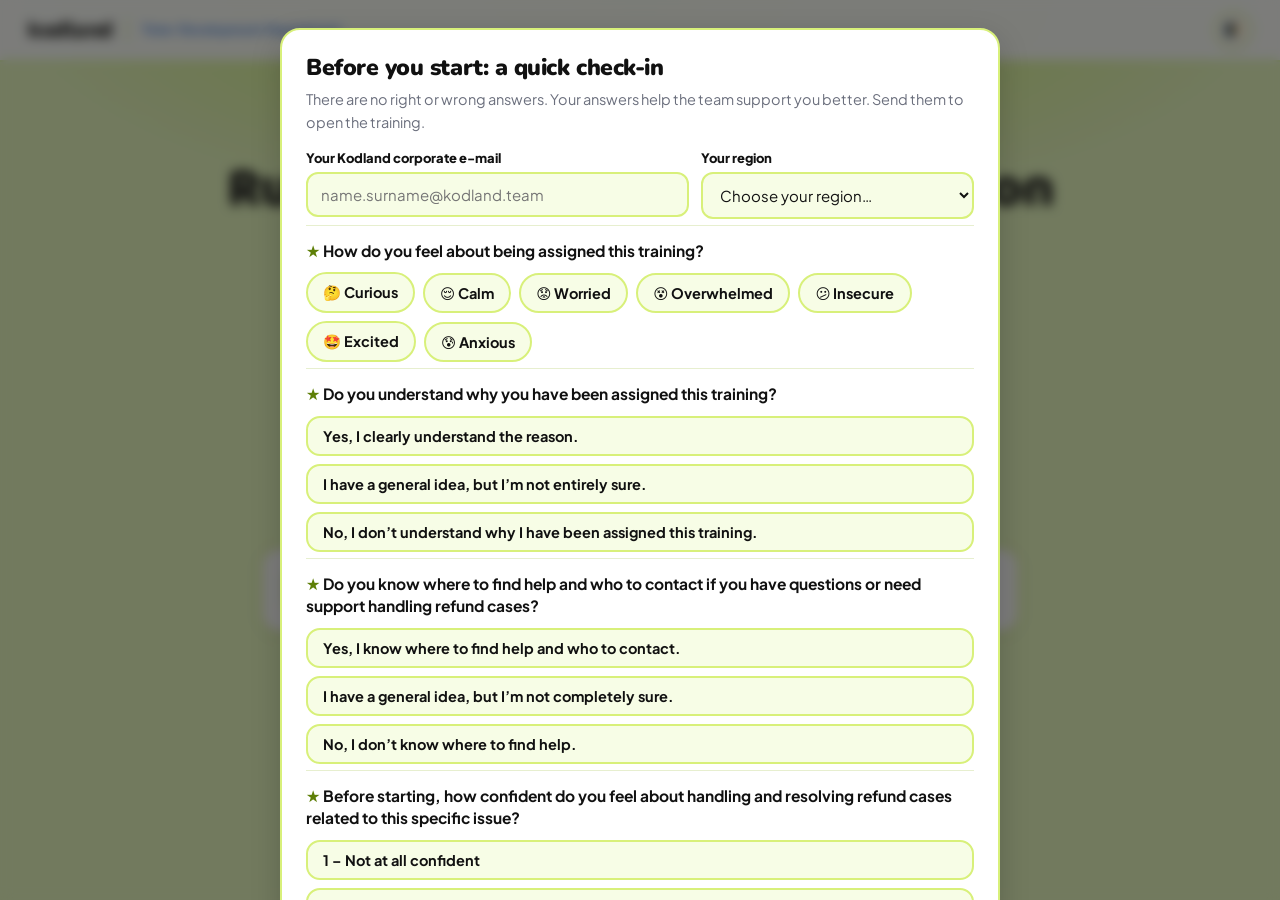
<file: index.html>
<!DOCTYPE html>
<html lang="en">
<head>
<meta charset="UTF-8">
<meta name="viewport" content="width=device-width, initial-scale=1.0">
<title>Mini-Training · Lesson Organisation &amp; Discipline — Kodland Tutor Training</title>
<link rel="preconnect" href="https://fonts.googleapis.com"><link rel="preconnect" href="https://fonts.gstatic.com" crossorigin>
<link href="https://fonts.googleapis.com/css2?family=Baloo+2:wght@600;700;800&family=Inter:wght@400;500;600;700;800&family=Nunito:wght@700;800;900&family=Plus+Jakarta+Sans:wght@400;500;600;700;800&display=swap" rel="stylesheet">
<link rel="stylesheet" href="assets/style.css">
<link rel="stylesheet" href="assets/theme.css">
<style>:root,:root[data-theme="dark"]{--pink:#3E7BE0;--pink-d:#2A5BB8;--coral:#3E7BE0;--coral-d:#2A5BB8}:root:not([data-theme="dark"]){--pink-l:#E4EDFB}</style>
</head>
<body>

<!-- HOME -->
<div id="screen-home" class="screen active">
  <nav class="nav">
    <a class="logo" href="#" onclick="goHome();return false;">
      <span class="logo-mark">kodland</span>
      <span class="logo-div"></span>
      <span class="logo-sub" data-i18n="logoSub"></span>
    </a>
    <div class="nav-r">
      <button class="tbtn" onclick="toggleTheme()">🌓</button>
    </div>
  </nav>
  <div class="hero">
    <div class="hero-inner">
      <div class="eyebrow" data-i18n="heroEyebrow"></div>
      <h1 data-i18n-html="heroTitle"></h1>
      <p data-i18n="heroIntro"></p>
      <div class="hero-art" id="heroArt"></div>
      <div class="hero-cards">
        <div class="hcard"><span class="hc-ic">🧑‍💻</span><div data-i18n-html="heroCard1"></div></div>
        <div class="hcard"><span class="hc-ic">🧪</span><div data-i18n-html="heroCard2"></div></div>
      </div>
      <p class="hero-work" data-i18n="heroWork" style="font-size:14.5px;font-weight:700"></p>
      <button class="start-btn" onclick="goDashboard()" data-i18n="startBtn"></button>
    </div>
  </div>
</div>

<!-- DASHBOARD -->
<div id="screen-path" class="screen">
  <nav class="nav">
    <a class="logo" href="#" onclick="goHome();return false;">
      <span class="logo-mark">kodland</span>
      <span class="logo-div"></span>
      <span class="logo-sub" data-i18n="logoSub"></span>
    </a>
    <div class="nav-r">
      <span id="ntag" style="font-size:13px;color:var(--text-muted);font-weight:700;display:none"></span>
      <button class="tbtn" onclick="devUnlockAll()" data-i18n-title="devTitle" title="">🔓</button>
      <button class="tbtn" onclick="toggleTheme()">🌓</button>
    </div>
  </nav>
  <div class="msec">
    <div class="slbl" data-i18n="pathLabel"></div>
    <div class="pbar"><b id="pbCount">0/6</b><div class="ptrack"><i id="pbFill"></i></div><span data-i18n="pbLabel"></span></div>
    <div class="grid" id="mgrid"></div>
  </div>
</div>

<!-- CONTENT -->
<div id="screen-content" class="screen">
  <nav class="nav">
    <a class="logo" href="#" onclick="goHome();return false;">
      <span class="logo-mark">kodland</span>
      <span class="logo-div"></span>
      <span class="logo-sub" data-i18n="logoSub"></span>
    </a>
    <div class="nav-r">
      <button class="tbtn" onclick="goDashboard()" data-i18n-title="backToPath" title="">🏠</button>
      <button class="tbtn" onclick="toggleTheme()">🌓</button>
    </div>
  </nav>
  <div class="cbody" id="contentBody"></div>
</div>

<!-- RESULTS -->
<div id="screen-results" class="screen">
  <nav class="nav">
    <a class="logo" href="#" onclick="goHome();return false;">
      <span class="logo-mark">kodland</span><span class="logo-div"></span><span class="logo-sub" data-i18n="logoSub"></span>
    </a>
    <div class="nav-r"><button class="tbtn" onclick="toggleTheme()">🌓</button></div>
  </nav>
  <div class="rbody" id="resultsBody"></div>
</div>


<canvas id="confetti"></canvas>

<script>window.PROG_KEY_OVERRIDE='kl-mt-org_discipline-progress'; window.HERO_ART={ill:'clock',orbs:['🗂️','⏱️','✅','🛟']};</script>
<script src="assets/content-en.js"></script>
<script src="assets/surveys-v2.js"></script>
<script src="assets/engine.js"></script>
</body>
</html>
</file>
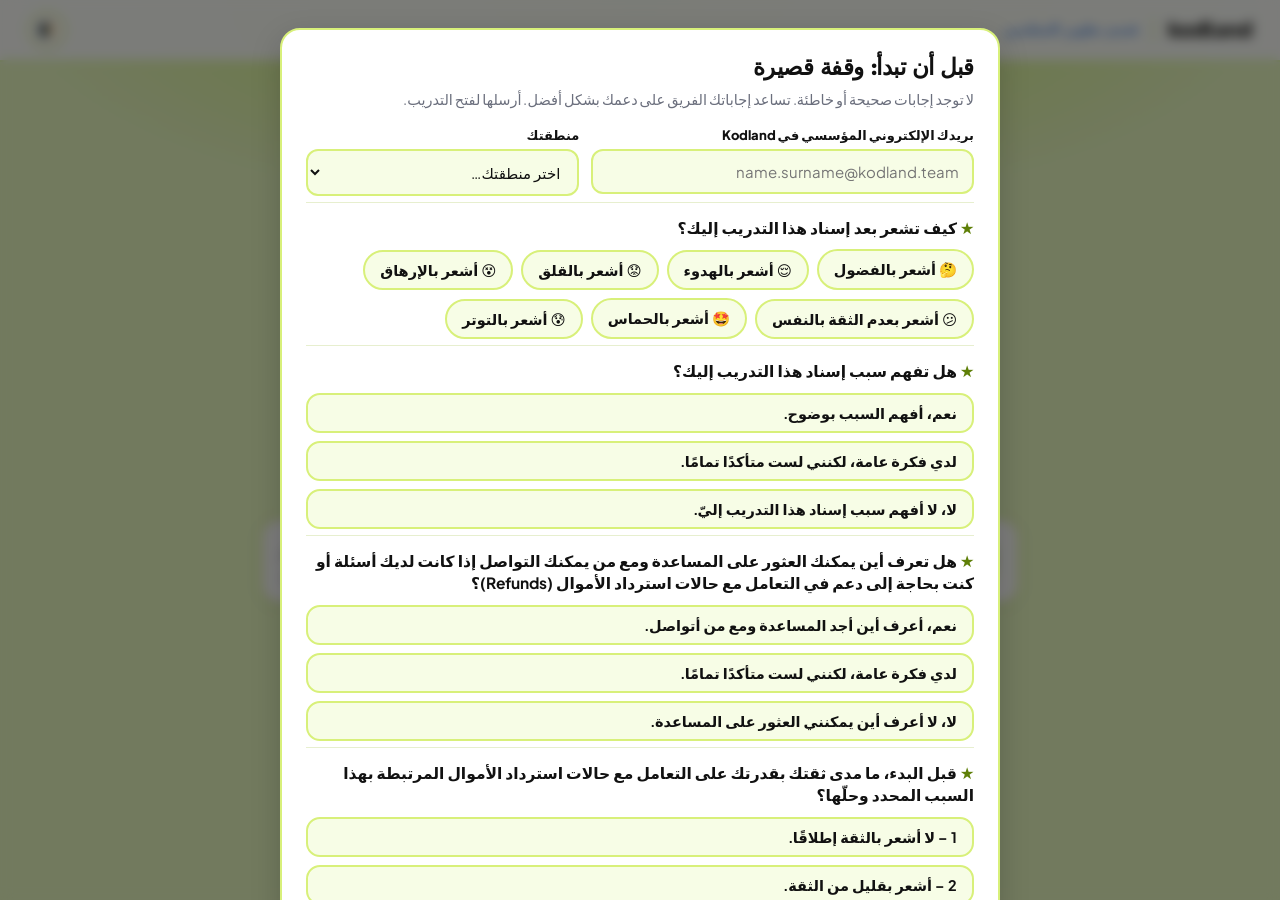
<file: ar.html>
<!DOCTYPE html>
<html lang="ar">
<head>
<meta charset="UTF-8">
<meta name="viewport" content="width=device-width, initial-scale=1.0">
<title>Mini-Training · Lesson Organisation &amp; Discipline — Kodland Tutor Training</title>
<link rel="preconnect" href="https://fonts.googleapis.com"><link rel="preconnect" href="https://fonts.gstatic.com" crossorigin>
<link href="https://fonts.googleapis.com/css2?family=Baloo+2:wght@600;700;800&family=Inter:wght@400;500;600;700;800&family=Nunito:wght@700;800;900&family=Plus+Jakarta+Sans:wght@400;500;600;700;800&display=swap" rel="stylesheet">
<link rel="stylesheet" href="assets/style.css">
<link rel="stylesheet" href="assets/theme.css">
<style>:root,:root[data-theme="dark"]{--pink:#3E7BE0;--pink-d:#2A5BB8;--coral:#3E7BE0;--coral-d:#2A5BB8}:root:not([data-theme="dark"]){--pink-l:#E4EDFB}</style>
</head>
<body>

<!-- HOME -->
<div id="screen-home" class="screen active">
  <nav class="nav">
    <a class="logo" href="#" onclick="goHome();return false;">
      <span class="logo-mark">kodland</span>
      <span class="logo-div"></span>
      <span class="logo-sub" data-i18n="logoSub"></span>
    </a>
    <div class="nav-r">
      <button class="tbtn" onclick="toggleTheme()">🌓</button>
    </div>
  </nav>
  <div class="hero">
    <div class="hero-inner">
      <div class="eyebrow" data-i18n="heroEyebrow"></div>
      <h1 data-i18n-html="heroTitle"></h1>
      <p data-i18n="heroIntro"></p>
      <div class="hero-art" id="heroArt"></div>
      <div class="hero-cards">
        <div class="hcard"><span class="hc-ic">🧑‍💻</span><div data-i18n-html="heroCard1"></div></div>
        <div class="hcard"><span class="hc-ic">🧪</span><div data-i18n-html="heroCard2"></div></div>
      </div>
      <p class="hero-work" data-i18n="heroWork" style="font-size:14.5px;font-weight:700"></p>
      <button class="start-btn" onclick="goDashboard()" data-i18n="startBtn"></button>
    </div>
  </div>
</div>

<!-- DASHBOARD -->
<div id="screen-path" class="screen">
  <nav class="nav">
    <a class="logo" href="#" onclick="goHome();return false;">
      <span class="logo-mark">kodland</span>
      <span class="logo-div"></span>
      <span class="logo-sub" data-i18n="logoSub"></span>
    </a>
    <div class="nav-r">
      <span id="ntag" style="font-size:13px;color:var(--text-muted);font-weight:700;display:none"></span>
      <button class="tbtn" onclick="devUnlockAll()" data-i18n-title="devTitle" title="">🔓</button>
      <button class="tbtn" onclick="toggleTheme()">🌓</button>
    </div>
  </nav>
  <div class="msec">
    <div class="slbl" data-i18n="pathLabel"></div>
    <div class="pbar"><b id="pbCount">0/6</b><div class="ptrack"><i id="pbFill"></i></div><span data-i18n="pbLabel"></span></div>
    <div class="grid" id="mgrid"></div>
  </div>
</div>

<!-- CONTENT -->
<div id="screen-content" class="screen">
  <nav class="nav">
    <a class="logo" href="#" onclick="goHome();return false;">
      <span class="logo-mark">kodland</span>
      <span class="logo-div"></span>
      <span class="logo-sub" data-i18n="logoSub"></span>
    </a>
    <div class="nav-r">
      <button class="tbtn" onclick="goDashboard()" data-i18n-title="backToPath" title="">🏠</button>
      <button class="tbtn" onclick="toggleTheme()">🌓</button>
    </div>
  </nav>
  <div class="cbody" id="contentBody"></div>
</div>

<!-- RESULTS -->
<div id="screen-results" class="screen">
  <nav class="nav">
    <a class="logo" href="#" onclick="goHome();return false;">
      <span class="logo-mark">kodland</span><span class="logo-div"></span><span class="logo-sub" data-i18n="logoSub"></span>
    </a>
    <div class="nav-r"><button class="tbtn" onclick="toggleTheme()">🌓</button></div>
  </nav>
  <div class="rbody" id="resultsBody"></div>
</div>


<canvas id="confetti"></canvas>

<script>window.PROG_KEY_OVERRIDE='kl-mt-org_discipline-progress'; window.HERO_ART={ill:'clock',orbs:['🗂️','⏱️','✅','🛟']};</script>
<script src="assets/content-ar.js"></script>
<script src="assets/surveys-v2.js"></script>
<script src="assets/engine.js"></script>
</body>
</html>
</file>
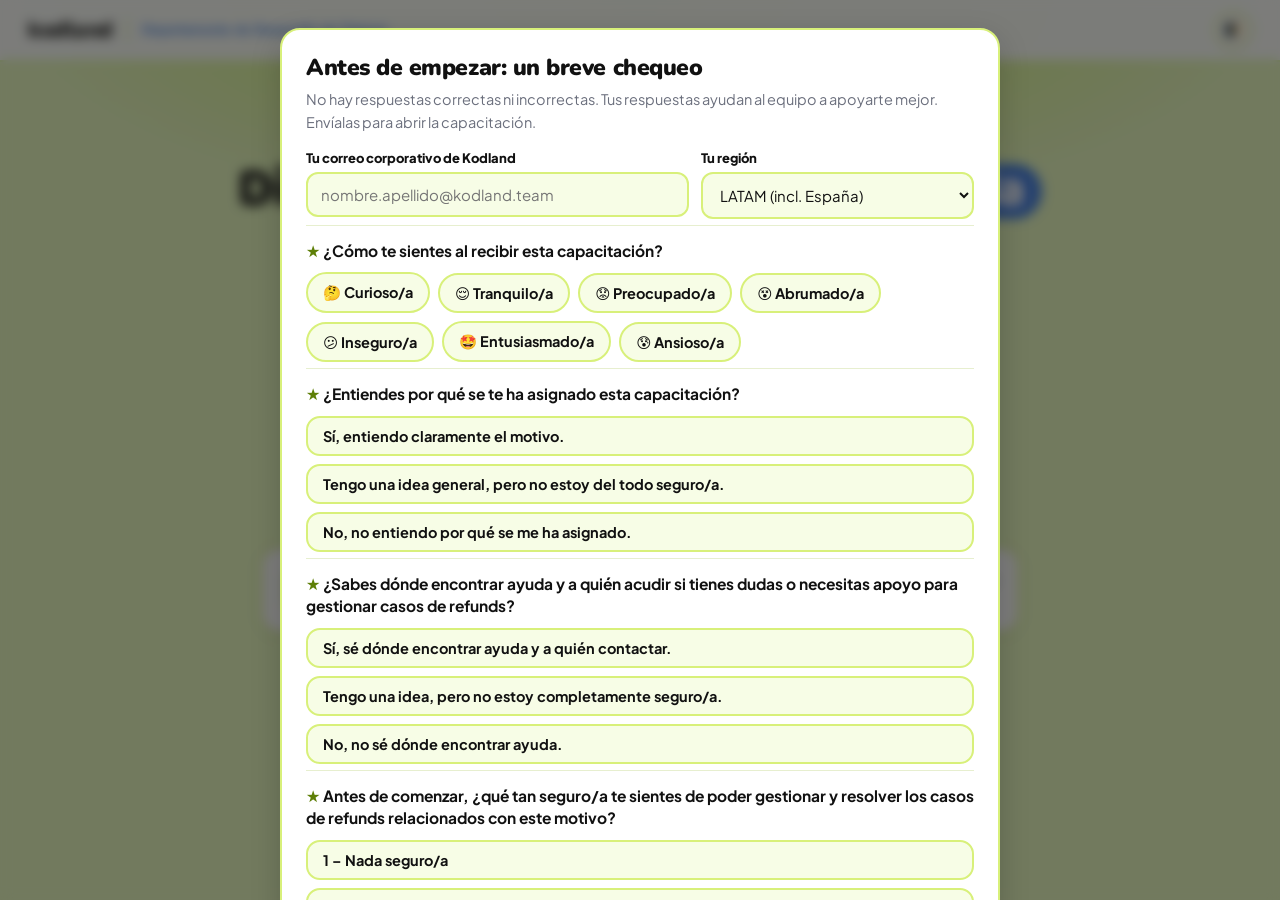
<file: es.html>
<!DOCTYPE html>
<html lang="es">
<head>
<meta charset="UTF-8">
<meta name="viewport" content="width=device-width, initial-scale=1.0">
<title>Mini-Training · Lesson Organisation &amp; Discipline — Kodland Tutor Training</title>
<link rel="preconnect" href="https://fonts.googleapis.com"><link rel="preconnect" href="https://fonts.gstatic.com" crossorigin>
<link href="https://fonts.googleapis.com/css2?family=Baloo+2:wght@600;700;800&family=Inter:wght@400;500;600;700;800&family=Nunito:wght@700;800;900&family=Plus+Jakarta+Sans:wght@400;500;600;700;800&display=swap" rel="stylesheet">
<link rel="stylesheet" href="assets/style.css">
<link rel="stylesheet" href="assets/theme.css">
<style>:root,:root[data-theme="dark"]{--pink:#3E7BE0;--pink-d:#2A5BB8;--coral:#3E7BE0;--coral-d:#2A5BB8}:root:not([data-theme="dark"]){--pink-l:#E4EDFB}</style>
</head>
<body>

<!-- HOME -->
<div id="screen-home" class="screen active">
  <nav class="nav">
    <a class="logo" href="#" onclick="goHome();return false;">
      <span class="logo-mark">kodland</span>
      <span class="logo-div"></span>
      <span class="logo-sub" data-i18n="logoSub"></span>
    </a>
    <div class="nav-r">
      <button class="tbtn" onclick="toggleTheme()">🌓</button>
    </div>
  </nav>
  <div class="hero">
    <div class="hero-inner">
      <div class="eyebrow" data-i18n="heroEyebrow"></div>
      <h1 data-i18n-html="heroTitle"></h1>
      <p data-i18n="heroIntro"></p>
      <div class="hero-art" id="heroArt"></div>
      <div class="hero-cards">
        <div class="hcard"><span class="hc-ic">🧑‍💻</span><div data-i18n-html="heroCard1"></div></div>
        <div class="hcard"><span class="hc-ic">🧪</span><div data-i18n-html="heroCard2"></div></div>
      </div>
      <p class="hero-work" data-i18n="heroWork" style="font-size:14.5px;font-weight:700"></p>
      <button class="start-btn" onclick="goDashboard()" data-i18n="startBtn"></button>
    </div>
  </div>
</div>

<!-- DASHBOARD -->
<div id="screen-path" class="screen">
  <nav class="nav">
    <a class="logo" href="#" onclick="goHome();return false;">
      <span class="logo-mark">kodland</span>
      <span class="logo-div"></span>
      <span class="logo-sub" data-i18n="logoSub"></span>
    </a>
    <div class="nav-r">
      <span id="ntag" style="font-size:13px;color:var(--text-muted);font-weight:700;display:none"></span>
      <button class="tbtn" onclick="devUnlockAll()" data-i18n-title="devTitle" title="">🔓</button>
      <button class="tbtn" onclick="toggleTheme()">🌓</button>
    </div>
  </nav>
  <div class="msec">
    <div class="slbl" data-i18n="pathLabel"></div>
    <div class="pbar"><b id="pbCount">0/6</b><div class="ptrack"><i id="pbFill"></i></div><span data-i18n="pbLabel"></span></div>
    <div class="grid" id="mgrid"></div>
  </div>
</div>

<!-- CONTENT -->
<div id="screen-content" class="screen">
  <nav class="nav">
    <a class="logo" href="#" onclick="goHome();return false;">
      <span class="logo-mark">kodland</span>
      <span class="logo-div"></span>
      <span class="logo-sub" data-i18n="logoSub"></span>
    </a>
    <div class="nav-r">
      <button class="tbtn" onclick="goDashboard()" data-i18n-title="backToPath" title="">🏠</button>
      <button class="tbtn" onclick="toggleTheme()">🌓</button>
    </div>
  </nav>
  <div class="cbody" id="contentBody"></div>
</div>

<!-- RESULTS -->
<div id="screen-results" class="screen">
  <nav class="nav">
    <a class="logo" href="#" onclick="goHome();return false;">
      <span class="logo-mark">kodland</span><span class="logo-div"></span><span class="logo-sub" data-i18n="logoSub"></span>
    </a>
    <div class="nav-r"><button class="tbtn" onclick="toggleTheme()">🌓</button></div>
  </nav>
  <div class="rbody" id="resultsBody"></div>
</div>


<canvas id="confetti"></canvas>

<script>window.PROG_KEY_OVERRIDE='kl-mt-org_discipline-progress'; window.HERO_ART={ill:'clock',orbs:['🗂️','⏱️','✅','🛟']};</script>
<script src="assets/content-es.js"></script>
<script src="assets/surveys-v2.js"></script>
<script src="assets/engine.js"></script>
</body>
</html>
</file>
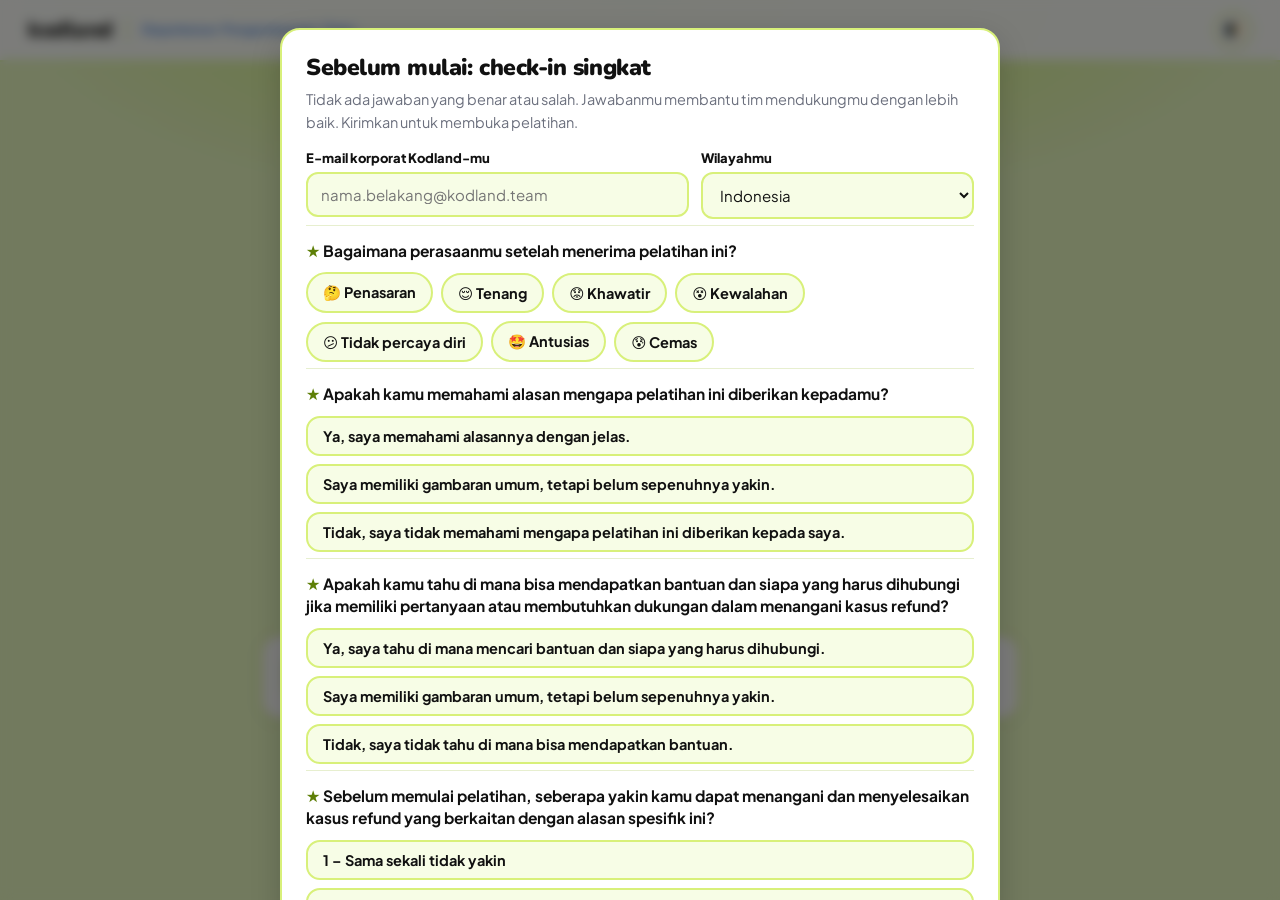
<file: id.html>
<!DOCTYPE html>
<html lang="id">
<head>
<meta charset="UTF-8">
<meta name="viewport" content="width=device-width, initial-scale=1.0">
<title>Mini-Training · Lesson Organisation &amp; Discipline — Kodland Tutor Training</title>
<link rel="preconnect" href="https://fonts.googleapis.com"><link rel="preconnect" href="https://fonts.gstatic.com" crossorigin>
<link href="https://fonts.googleapis.com/css2?family=Baloo+2:wght@600;700;800&family=Inter:wght@400;500;600;700;800&family=Nunito:wght@700;800;900&family=Plus+Jakarta+Sans:wght@400;500;600;700;800&display=swap" rel="stylesheet">
<link rel="stylesheet" href="assets/style.css">
<link rel="stylesheet" href="assets/theme.css">
<style>:root,:root[data-theme="dark"]{--pink:#3E7BE0;--pink-d:#2A5BB8;--coral:#3E7BE0;--coral-d:#2A5BB8}:root:not([data-theme="dark"]){--pink-l:#E4EDFB}</style>
</head>
<body>

<!-- HOME -->
<div id="screen-home" class="screen active">
  <nav class="nav">
    <a class="logo" href="#" onclick="goHome();return false;">
      <span class="logo-mark">kodland</span>
      <span class="logo-div"></span>
      <span class="logo-sub" data-i18n="logoSub"></span>
    </a>
    <div class="nav-r">
      <button class="tbtn" onclick="toggleTheme()">🌓</button>
    </div>
  </nav>
  <div class="hero">
    <div class="hero-inner">
      <div class="eyebrow" data-i18n="heroEyebrow"></div>
      <h1 data-i18n-html="heroTitle"></h1>
      <p data-i18n="heroIntro"></p>
      <div class="hero-art" id="heroArt"></div>
      <div class="hero-cards">
        <div class="hcard"><span class="hc-ic">🧑‍💻</span><div data-i18n-html="heroCard1"></div></div>
        <div class="hcard"><span class="hc-ic">🧪</span><div data-i18n-html="heroCard2"></div></div>
      </div>
      <p class="hero-work" data-i18n="heroWork" style="font-size:14.5px;font-weight:700"></p>
      <button class="start-btn" onclick="goDashboard()" data-i18n="startBtn"></button>
    </div>
  </div>
</div>

<!-- DASHBOARD -->
<div id="screen-path" class="screen">
  <nav class="nav">
    <a class="logo" href="#" onclick="goHome();return false;">
      <span class="logo-mark">kodland</span>
      <span class="logo-div"></span>
      <span class="logo-sub" data-i18n="logoSub"></span>
    </a>
    <div class="nav-r">
      <span id="ntag" style="font-size:13px;color:var(--text-muted);font-weight:700;display:none"></span>
      <button class="tbtn" onclick="devUnlockAll()" data-i18n-title="devTitle" title="">🔓</button>
      <button class="tbtn" onclick="toggleTheme()">🌓</button>
    </div>
  </nav>
  <div class="msec">
    <div class="slbl" data-i18n="pathLabel"></div>
    <div class="pbar"><b id="pbCount">0/6</b><div class="ptrack"><i id="pbFill"></i></div><span data-i18n="pbLabel"></span></div>
    <div class="grid" id="mgrid"></div>
  </div>
</div>

<!-- CONTENT -->
<div id="screen-content" class="screen">
  <nav class="nav">
    <a class="logo" href="#" onclick="goHome();return false;">
      <span class="logo-mark">kodland</span>
      <span class="logo-div"></span>
      <span class="logo-sub" data-i18n="logoSub"></span>
    </a>
    <div class="nav-r">
      <button class="tbtn" onclick="goDashboard()" data-i18n-title="backToPath" title="">🏠</button>
      <button class="tbtn" onclick="toggleTheme()">🌓</button>
    </div>
  </nav>
  <div class="cbody" id="contentBody"></div>
</div>

<!-- RESULTS -->
<div id="screen-results" class="screen">
  <nav class="nav">
    <a class="logo" href="#" onclick="goHome();return false;">
      <span class="logo-mark">kodland</span><span class="logo-div"></span><span class="logo-sub" data-i18n="logoSub"></span>
    </a>
    <div class="nav-r"><button class="tbtn" onclick="toggleTheme()">🌓</button></div>
  </nav>
  <div class="rbody" id="resultsBody"></div>
</div>


<canvas id="confetti"></canvas>

<script>window.PROG_KEY_OVERRIDE='kl-mt-org_discipline-progress'; window.HERO_ART={ill:'clock',orbs:['🗂️','⏱️','✅','🛟']};</script>
<script src="assets/content-id.js"></script>
<script src="assets/surveys-v2.js"></script>
<script src="assets/engine.js"></script>
</body>
</html>
</file>
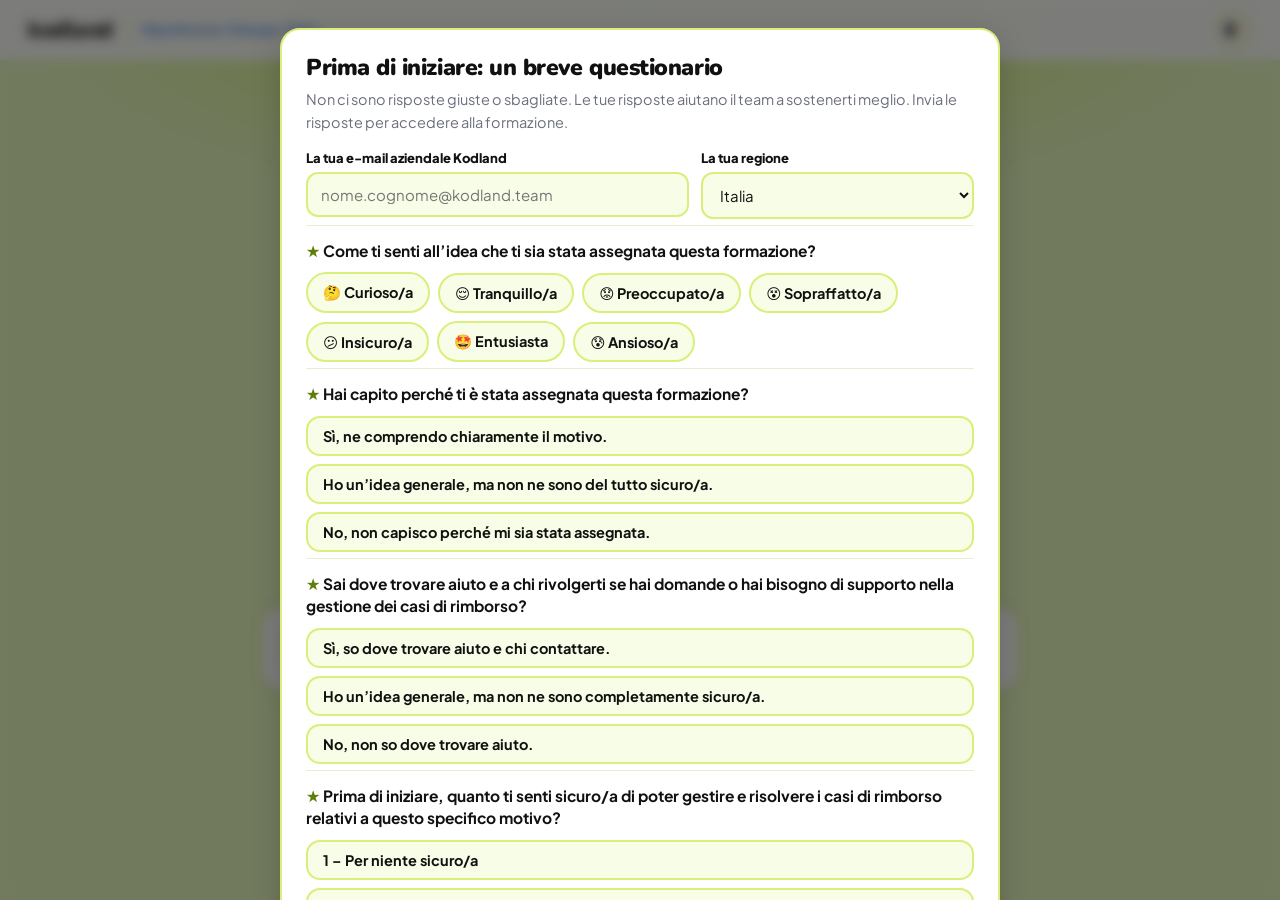
<file: it.html>
<!DOCTYPE html>
<html lang="it">
<head>
<meta charset="UTF-8">
<meta name="viewport" content="width=device-width, initial-scale=1.0">
<title>Mini-Training · Lesson Organisation &amp; Discipline — Kodland Tutor Training</title>
<link rel="preconnect" href="https://fonts.googleapis.com"><link rel="preconnect" href="https://fonts.gstatic.com" crossorigin>
<link href="https://fonts.googleapis.com/css2?family=Baloo+2:wght@600;700;800&family=Inter:wght@400;500;600;700;800&family=Nunito:wght@700;800;900&family=Plus+Jakarta+Sans:wght@400;500;600;700;800&display=swap" rel="stylesheet">
<link rel="stylesheet" href="assets/style.css">
<link rel="stylesheet" href="assets/theme.css">
<style>:root,:root[data-theme="dark"]{--pink:#3E7BE0;--pink-d:#2A5BB8;--coral:#3E7BE0;--coral-d:#2A5BB8}:root:not([data-theme="dark"]){--pink-l:#E4EDFB}</style>
</head>
<body>

<!-- HOME -->
<div id="screen-home" class="screen active">
  <nav class="nav">
    <a class="logo" href="#" onclick="goHome();return false;">
      <span class="logo-mark">kodland</span>
      <span class="logo-div"></span>
      <span class="logo-sub" data-i18n="logoSub"></span>
    </a>
    <div class="nav-r">
      <button class="tbtn" onclick="toggleTheme()">🌓</button>
    </div>
  </nav>
  <div class="hero">
    <div class="hero-inner">
      <div class="eyebrow" data-i18n="heroEyebrow"></div>
      <h1 data-i18n-html="heroTitle"></h1>
      <p data-i18n="heroIntro"></p>
      <div class="hero-art" id="heroArt"></div>
      <div class="hero-cards">
        <div class="hcard"><span class="hc-ic">🧑‍💻</span><div data-i18n-html="heroCard1"></div></div>
        <div class="hcard"><span class="hc-ic">🧪</span><div data-i18n-html="heroCard2"></div></div>
      </div>
      <p class="hero-work" data-i18n="heroWork" style="font-size:14.5px;font-weight:700"></p>
      <button class="start-btn" onclick="goDashboard()" data-i18n="startBtn"></button>
    </div>
  </div>
</div>

<!-- DASHBOARD -->
<div id="screen-path" class="screen">
  <nav class="nav">
    <a class="logo" href="#" onclick="goHome();return false;">
      <span class="logo-mark">kodland</span>
      <span class="logo-div"></span>
      <span class="logo-sub" data-i18n="logoSub"></span>
    </a>
    <div class="nav-r">
      <span id="ntag" style="font-size:13px;color:var(--text-muted);font-weight:700;display:none"></span>
      <button class="tbtn" onclick="devUnlockAll()" data-i18n-title="devTitle" title="">🔓</button>
      <button class="tbtn" onclick="toggleTheme()">🌓</button>
    </div>
  </nav>
  <div class="msec">
    <div class="slbl" data-i18n="pathLabel"></div>
    <div class="pbar"><b id="pbCount">0/6</b><div class="ptrack"><i id="pbFill"></i></div><span data-i18n="pbLabel"></span></div>
    <div class="grid" id="mgrid"></div>
  </div>
</div>

<!-- CONTENT -->
<div id="screen-content" class="screen">
  <nav class="nav">
    <a class="logo" href="#" onclick="goHome();return false;">
      <span class="logo-mark">kodland</span>
      <span class="logo-div"></span>
      <span class="logo-sub" data-i18n="logoSub"></span>
    </a>
    <div class="nav-r">
      <button class="tbtn" onclick="goDashboard()" data-i18n-title="backToPath" title="">🏠</button>
      <button class="tbtn" onclick="toggleTheme()">🌓</button>
    </div>
  </nav>
  <div class="cbody" id="contentBody"></div>
</div>

<!-- RESULTS -->
<div id="screen-results" class="screen">
  <nav class="nav">
    <a class="logo" href="#" onclick="goHome();return false;">
      <span class="logo-mark">kodland</span><span class="logo-div"></span><span class="logo-sub" data-i18n="logoSub"></span>
    </a>
    <div class="nav-r"><button class="tbtn" onclick="toggleTheme()">🌓</button></div>
  </nav>
  <div class="rbody" id="resultsBody"></div>
</div>


<canvas id="confetti"></canvas>

<script>window.PROG_KEY_OVERRIDE='kl-mt-org_discipline-progress'; window.HERO_ART={ill:'clock',orbs:['🗂️','⏱️','✅','🛟']};</script>
<script src="assets/content-it.js"></script>
<script src="assets/surveys-v2.js"></script>
<script src="assets/engine.js"></script>
</body>
</html>
</file>
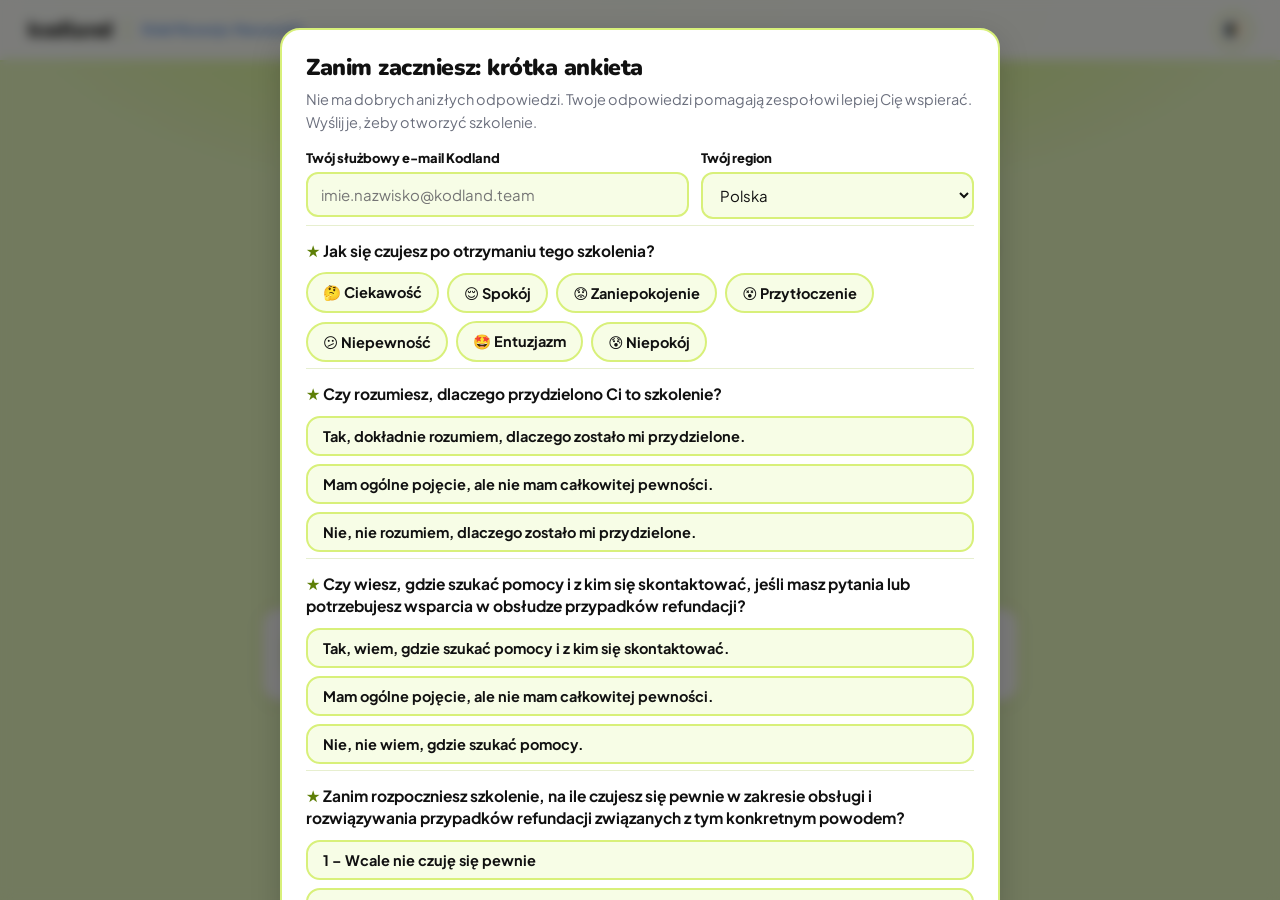
<file: pl.html>
<!DOCTYPE html>
<html lang="pl">
<head>
<meta charset="UTF-8">
<meta name="viewport" content="width=device-width, initial-scale=1.0">
<title>Mini-Training · Lesson Organisation &amp; Discipline — Kodland Tutor Training</title>
<link rel="preconnect" href="https://fonts.googleapis.com"><link rel="preconnect" href="https://fonts.gstatic.com" crossorigin>
<link href="https://fonts.googleapis.com/css2?family=Baloo+2:wght@600;700;800&family=Inter:wght@400;500;600;700;800&family=Nunito:wght@700;800;900&family=Plus+Jakarta+Sans:wght@400;500;600;700;800&display=swap" rel="stylesheet">
<link rel="stylesheet" href="assets/style.css">
<link rel="stylesheet" href="assets/theme.css">
<style>:root,:root[data-theme="dark"]{--pink:#3E7BE0;--pink-d:#2A5BB8;--coral:#3E7BE0;--coral-d:#2A5BB8}:root:not([data-theme="dark"]){--pink-l:#E4EDFB}</style>
</head>
<body>

<!-- HOME -->
<div id="screen-home" class="screen active">
  <nav class="nav">
    <a class="logo" href="#" onclick="goHome();return false;">
      <span class="logo-mark">kodland</span>
      <span class="logo-div"></span>
      <span class="logo-sub" data-i18n="logoSub"></span>
    </a>
    <div class="nav-r">
      <button class="tbtn" onclick="toggleTheme()">🌓</button>
    </div>
  </nav>
  <div class="hero">
    <div class="hero-inner">
      <div class="eyebrow" data-i18n="heroEyebrow"></div>
      <h1 data-i18n-html="heroTitle"></h1>
      <p data-i18n="heroIntro"></p>
      <div class="hero-art" id="heroArt"></div>
      <div class="hero-cards">
        <div class="hcard"><span class="hc-ic">🧑‍💻</span><div data-i18n-html="heroCard1"></div></div>
        <div class="hcard"><span class="hc-ic">🧪</span><div data-i18n-html="heroCard2"></div></div>
      </div>
      <p class="hero-work" data-i18n="heroWork" style="font-size:14.5px;font-weight:700"></p>
      <button class="start-btn" onclick="goDashboard()" data-i18n="startBtn"></button>
    </div>
  </div>
</div>

<!-- DASHBOARD -->
<div id="screen-path" class="screen">
  <nav class="nav">
    <a class="logo" href="#" onclick="goHome();return false;">
      <span class="logo-mark">kodland</span>
      <span class="logo-div"></span>
      <span class="logo-sub" data-i18n="logoSub"></span>
    </a>
    <div class="nav-r">
      <span id="ntag" style="font-size:13px;color:var(--text-muted);font-weight:700;display:none"></span>
      <button class="tbtn" onclick="devUnlockAll()" data-i18n-title="devTitle" title="">🔓</button>
      <button class="tbtn" onclick="toggleTheme()">🌓</button>
    </div>
  </nav>
  <div class="msec">
    <div class="slbl" data-i18n="pathLabel"></div>
    <div class="pbar"><b id="pbCount">0/6</b><div class="ptrack"><i id="pbFill"></i></div><span data-i18n="pbLabel"></span></div>
    <div class="grid" id="mgrid"></div>
  </div>
</div>

<!-- CONTENT -->
<div id="screen-content" class="screen">
  <nav class="nav">
    <a class="logo" href="#" onclick="goHome();return false;">
      <span class="logo-mark">kodland</span>
      <span class="logo-div"></span>
      <span class="logo-sub" data-i18n="logoSub"></span>
    </a>
    <div class="nav-r">
      <button class="tbtn" onclick="goDashboard()" data-i18n-title="backToPath" title="">🏠</button>
      <button class="tbtn" onclick="toggleTheme()">🌓</button>
    </div>
  </nav>
  <div class="cbody" id="contentBody"></div>
</div>

<!-- RESULTS -->
<div id="screen-results" class="screen">
  <nav class="nav">
    <a class="logo" href="#" onclick="goHome();return false;">
      <span class="logo-mark">kodland</span><span class="logo-div"></span><span class="logo-sub" data-i18n="logoSub"></span>
    </a>
    <div class="nav-r"><button class="tbtn" onclick="toggleTheme()">🌓</button></div>
  </nav>
  <div class="rbody" id="resultsBody"></div>
</div>


<canvas id="confetti"></canvas>

<script>window.PROG_KEY_OVERRIDE='kl-mt-org_discipline-progress'; window.HERO_ART={ill:'clock',orbs:['🗂️','⏱️','✅','🛟']};</script>
<script src="assets/content-pl.js"></script>
<script src="assets/surveys-v2.js"></script>
<script src="assets/engine.js"></script>
</body>
</html>
</file>
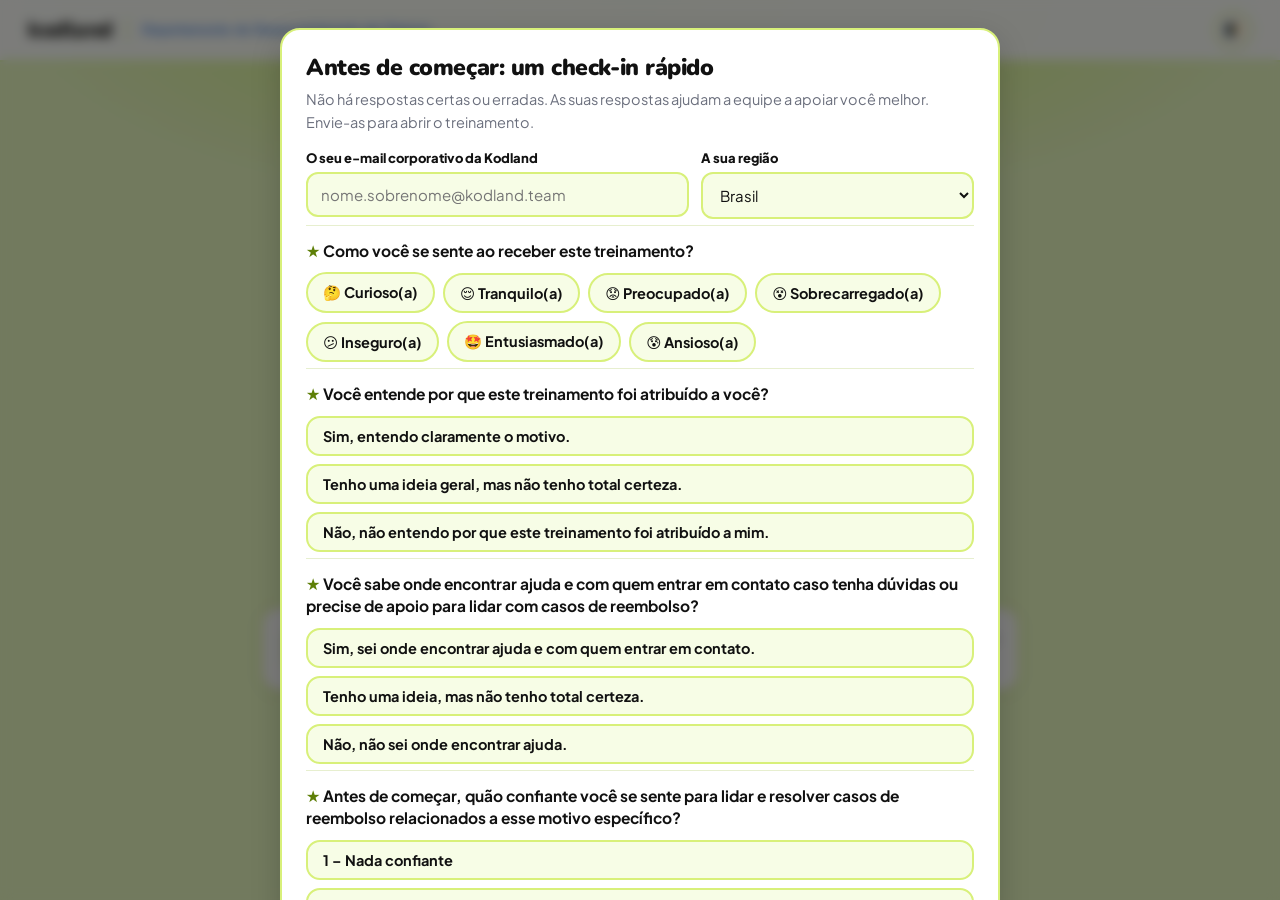
<file: pt.html>
<!DOCTYPE html>
<html lang="pt">
<head>
<meta charset="UTF-8">
<meta name="viewport" content="width=device-width, initial-scale=1.0">
<title>Mini-Training · Lesson Organisation &amp; Discipline — Kodland Tutor Training</title>
<link rel="preconnect" href="https://fonts.googleapis.com"><link rel="preconnect" href="https://fonts.gstatic.com" crossorigin>
<link href="https://fonts.googleapis.com/css2?family=Baloo+2:wght@600;700;800&family=Inter:wght@400;500;600;700;800&family=Nunito:wght@700;800;900&family=Plus+Jakarta+Sans:wght@400;500;600;700;800&display=swap" rel="stylesheet">
<link rel="stylesheet" href="assets/style.css">
<link rel="stylesheet" href="assets/theme.css">
<style>:root,:root[data-theme="dark"]{--pink:#3E7BE0;--pink-d:#2A5BB8;--coral:#3E7BE0;--coral-d:#2A5BB8}:root:not([data-theme="dark"]){--pink-l:#E4EDFB}</style>
</head>
<body>

<!-- HOME -->
<div id="screen-home" class="screen active">
  <nav class="nav">
    <a class="logo" href="#" onclick="goHome();return false;">
      <span class="logo-mark">kodland</span>
      <span class="logo-div"></span>
      <span class="logo-sub" data-i18n="logoSub"></span>
    </a>
    <div class="nav-r">
      <button class="tbtn" onclick="toggleTheme()">🌓</button>
    </div>
  </nav>
  <div class="hero">
    <div class="hero-inner">
      <div class="eyebrow" data-i18n="heroEyebrow"></div>
      <h1 data-i18n-html="heroTitle"></h1>
      <p data-i18n="heroIntro"></p>
      <div class="hero-art" id="heroArt"></div>
      <div class="hero-cards">
        <div class="hcard"><span class="hc-ic">🧑‍💻</span><div data-i18n-html="heroCard1"></div></div>
        <div class="hcard"><span class="hc-ic">🧪</span><div data-i18n-html="heroCard2"></div></div>
      </div>
      <p class="hero-work" data-i18n="heroWork" style="font-size:14.5px;font-weight:700"></p>
      <button class="start-btn" onclick="goDashboard()" data-i18n="startBtn"></button>
    </div>
  </div>
</div>

<!-- DASHBOARD -->
<div id="screen-path" class="screen">
  <nav class="nav">
    <a class="logo" href="#" onclick="goHome();return false;">
      <span class="logo-mark">kodland</span>
      <span class="logo-div"></span>
      <span class="logo-sub" data-i18n="logoSub"></span>
    </a>
    <div class="nav-r">
      <span id="ntag" style="font-size:13px;color:var(--text-muted);font-weight:700;display:none"></span>
      <button class="tbtn" onclick="devUnlockAll()" data-i18n-title="devTitle" title="">🔓</button>
      <button class="tbtn" onclick="toggleTheme()">🌓</button>
    </div>
  </nav>
  <div class="msec">
    <div class="slbl" data-i18n="pathLabel"></div>
    <div class="pbar"><b id="pbCount">0/6</b><div class="ptrack"><i id="pbFill"></i></div><span data-i18n="pbLabel"></span></div>
    <div class="grid" id="mgrid"></div>
  </div>
</div>

<!-- CONTENT -->
<div id="screen-content" class="screen">
  <nav class="nav">
    <a class="logo" href="#" onclick="goHome();return false;">
      <span class="logo-mark">kodland</span>
      <span class="logo-div"></span>
      <span class="logo-sub" data-i18n="logoSub"></span>
    </a>
    <div class="nav-r">
      <button class="tbtn" onclick="goDashboard()" data-i18n-title="backToPath" title="">🏠</button>
      <button class="tbtn" onclick="toggleTheme()">🌓</button>
    </div>
  </nav>
  <div class="cbody" id="contentBody"></div>
</div>

<!-- RESULTS -->
<div id="screen-results" class="screen">
  <nav class="nav">
    <a class="logo" href="#" onclick="goHome();return false;">
      <span class="logo-mark">kodland</span><span class="logo-div"></span><span class="logo-sub" data-i18n="logoSub"></span>
    </a>
    <div class="nav-r"><button class="tbtn" onclick="toggleTheme()">🌓</button></div>
  </nav>
  <div class="rbody" id="resultsBody"></div>
</div>


<canvas id="confetti"></canvas>

<script>window.PROG_KEY_OVERRIDE='kl-mt-org_discipline-progress'; window.HERO_ART={ill:'clock',orbs:['🗂️','⏱️','✅','🛟']};</script>
<script src="assets/content-pt.js"></script>
<script src="assets/surveys-v2.js"></script>
<script src="assets/engine.js"></script>
</body>
</html>
</file>
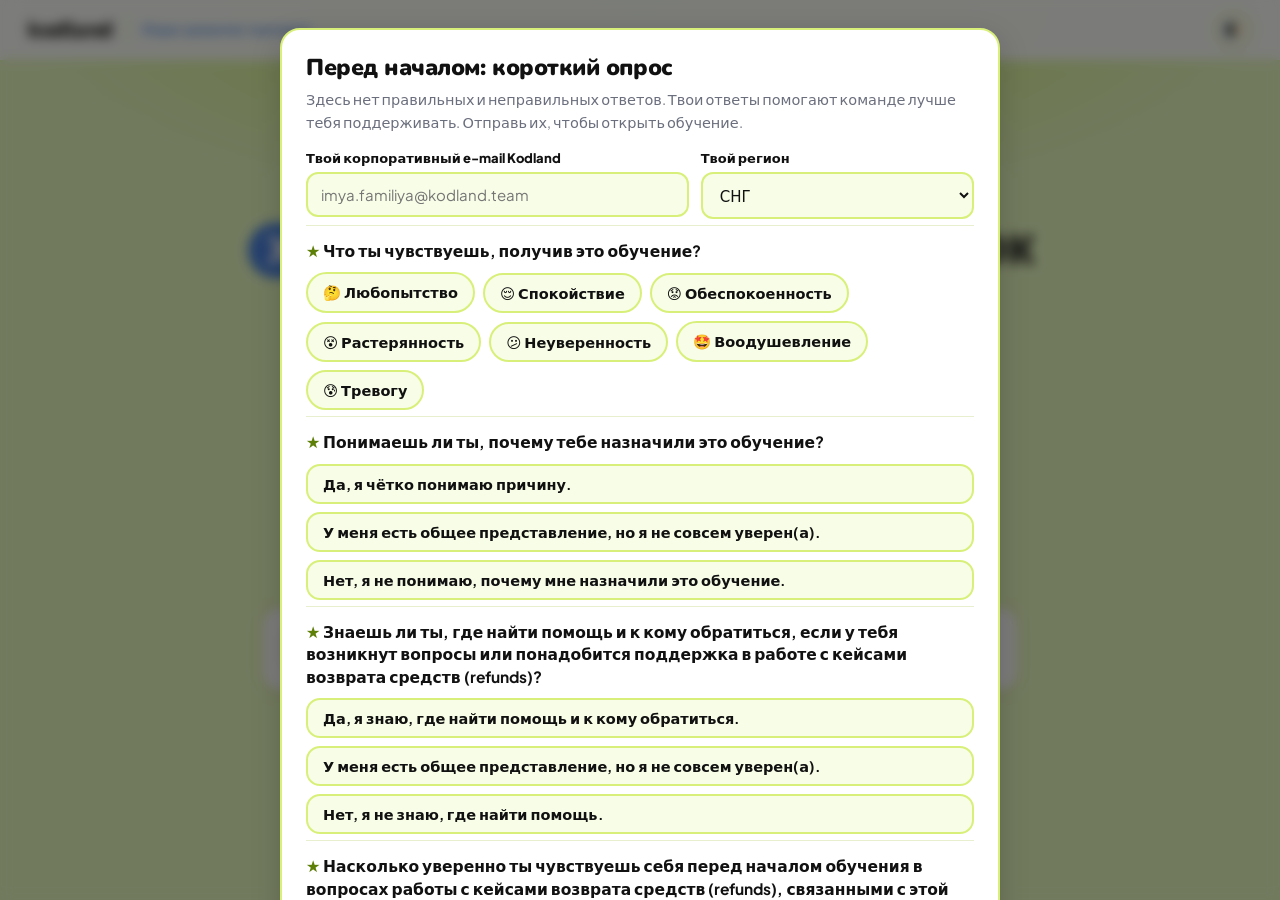
<file: ru.html>
<!DOCTYPE html>
<html lang="ru">
<head>
<meta charset="UTF-8">
<meta name="viewport" content="width=device-width, initial-scale=1.0">
<title>Mini-Training · Lesson Organisation &amp; Discipline — Kodland Tutor Training</title>
<link rel="preconnect" href="https://fonts.googleapis.com"><link rel="preconnect" href="https://fonts.gstatic.com" crossorigin>
<link href="https://fonts.googleapis.com/css2?family=Baloo+2:wght@600;700;800&family=Inter:wght@400;500;600;700;800&family=Nunito:wght@700;800;900&family=Plus+Jakarta+Sans:wght@400;500;600;700;800&display=swap" rel="stylesheet">
<link rel="stylesheet" href="assets/style.css">
<link rel="stylesheet" href="assets/theme.css">
<style>:root,:root[data-theme="dark"]{--pink:#3E7BE0;--pink-d:#2A5BB8;--coral:#3E7BE0;--coral-d:#2A5BB8}:root:not([data-theme="dark"]){--pink-l:#E4EDFB}</style>
</head>
<body>

<!-- HOME -->
<div id="screen-home" class="screen active">
  <nav class="nav">
    <a class="logo" href="#" onclick="goHome();return false;">
      <span class="logo-mark">kodland</span>
      <span class="logo-div"></span>
      <span class="logo-sub" data-i18n="logoSub"></span>
    </a>
    <div class="nav-r">
      <button class="tbtn" onclick="toggleTheme()">🌓</button>
    </div>
  </nav>
  <div class="hero">
    <div class="hero-inner">
      <div class="eyebrow" data-i18n="heroEyebrow"></div>
      <h1 data-i18n-html="heroTitle"></h1>
      <p data-i18n="heroIntro"></p>
      <div class="hero-art" id="heroArt"></div>
      <div class="hero-cards">
        <div class="hcard"><span class="hc-ic">🧑‍💻</span><div data-i18n-html="heroCard1"></div></div>
        <div class="hcard"><span class="hc-ic">🧪</span><div data-i18n-html="heroCard2"></div></div>
      </div>
      <p class="hero-work" data-i18n="heroWork" style="font-size:14.5px;font-weight:700"></p>
      <button class="start-btn" onclick="goDashboard()" data-i18n="startBtn"></button>
    </div>
  </div>
</div>

<!-- DASHBOARD -->
<div id="screen-path" class="screen">
  <nav class="nav">
    <a class="logo" href="#" onclick="goHome();return false;">
      <span class="logo-mark">kodland</span>
      <span class="logo-div"></span>
      <span class="logo-sub" data-i18n="logoSub"></span>
    </a>
    <div class="nav-r">
      <span id="ntag" style="font-size:13px;color:var(--text-muted);font-weight:700;display:none"></span>
      <button class="tbtn" onclick="devUnlockAll()" data-i18n-title="devTitle" title="">🔓</button>
      <button class="tbtn" onclick="toggleTheme()">🌓</button>
    </div>
  </nav>
  <div class="msec">
    <div class="slbl" data-i18n="pathLabel"></div>
    <div class="pbar"><b id="pbCount">0/6</b><div class="ptrack"><i id="pbFill"></i></div><span data-i18n="pbLabel"></span></div>
    <div class="grid" id="mgrid"></div>
  </div>
</div>

<!-- CONTENT -->
<div id="screen-content" class="screen">
  <nav class="nav">
    <a class="logo" href="#" onclick="goHome();return false;">
      <span class="logo-mark">kodland</span>
      <span class="logo-div"></span>
      <span class="logo-sub" data-i18n="logoSub"></span>
    </a>
    <div class="nav-r">
      <button class="tbtn" onclick="goDashboard()" data-i18n-title="backToPath" title="">🏠</button>
      <button class="tbtn" onclick="toggleTheme()">🌓</button>
    </div>
  </nav>
  <div class="cbody" id="contentBody"></div>
</div>

<!-- RESULTS -->
<div id="screen-results" class="screen">
  <nav class="nav">
    <a class="logo" href="#" onclick="goHome();return false;">
      <span class="logo-mark">kodland</span><span class="logo-div"></span><span class="logo-sub" data-i18n="logoSub"></span>
    </a>
    <div class="nav-r"><button class="tbtn" onclick="toggleTheme()">🌓</button></div>
  </nav>
  <div class="rbody" id="resultsBody"></div>
</div>


<canvas id="confetti"></canvas>

<script>window.PROG_KEY_OVERRIDE='kl-mt-org_discipline-progress'; window.HERO_ART={ill:'clock',orbs:['🗂️','⏱️','✅','🛟']};</script>
<script src="assets/content-ru.js"></script>
<script src="assets/surveys-v2.js"></script>
<script src="assets/engine.js"></script>
</body>
</html>
</file>
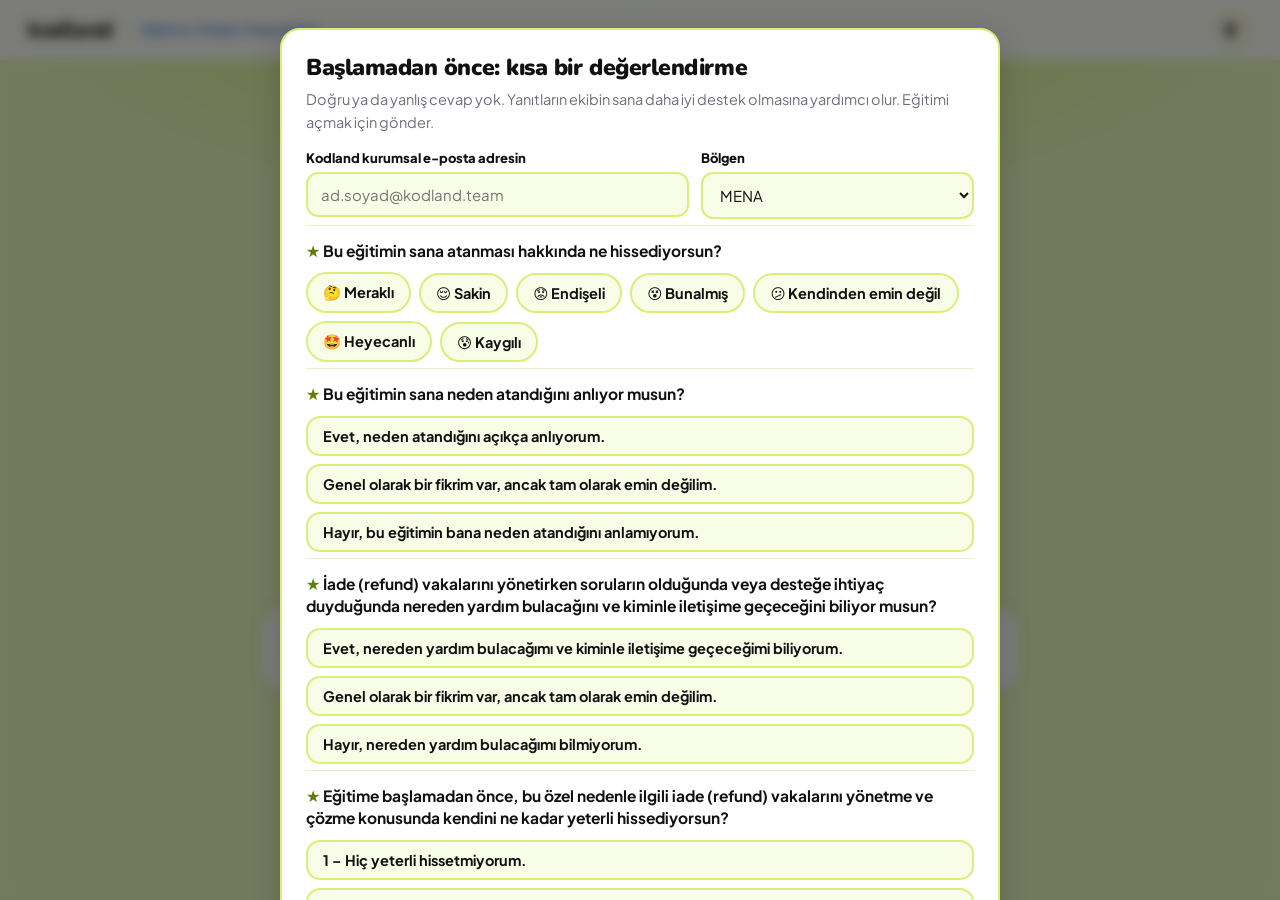
<file: tr.html>
<!DOCTYPE html>
<html lang="tr">
<head>
<meta charset="UTF-8">
<meta name="viewport" content="width=device-width, initial-scale=1.0">
<title>Mini-Training · Lesson Organisation &amp; Discipline — Kodland Tutor Training</title>
<link rel="preconnect" href="https://fonts.googleapis.com"><link rel="preconnect" href="https://fonts.gstatic.com" crossorigin>
<link href="https://fonts.googleapis.com/css2?family=Baloo+2:wght@600;700;800&family=Inter:wght@400;500;600;700;800&family=Nunito:wght@700;800;900&family=Plus+Jakarta+Sans:wght@400;500;600;700;800&display=swap" rel="stylesheet">
<link rel="stylesheet" href="assets/style.css">
<link rel="stylesheet" href="assets/theme.css">
<style>:root,:root[data-theme="dark"]{--pink:#3E7BE0;--pink-d:#2A5BB8;--coral:#3E7BE0;--coral-d:#2A5BB8}:root:not([data-theme="dark"]){--pink-l:#E4EDFB}</style>
</head>
<body>

<!-- HOME -->
<div id="screen-home" class="screen active">
  <nav class="nav">
    <a class="logo" href="#" onclick="goHome();return false;">
      <span class="logo-mark">kodland</span>
      <span class="logo-div"></span>
      <span class="logo-sub" data-i18n="logoSub"></span>
    </a>
    <div class="nav-r">
      <button class="tbtn" onclick="toggleTheme()">🌓</button>
    </div>
  </nav>
  <div class="hero">
    <div class="hero-inner">
      <div class="eyebrow" data-i18n="heroEyebrow"></div>
      <h1 data-i18n-html="heroTitle"></h1>
      <p data-i18n="heroIntro"></p>
      <div class="hero-art" id="heroArt"></div>
      <div class="hero-cards">
        <div class="hcard"><span class="hc-ic">🧑‍💻</span><div data-i18n-html="heroCard1"></div></div>
        <div class="hcard"><span class="hc-ic">🧪</span><div data-i18n-html="heroCard2"></div></div>
      </div>
      <p class="hero-work" data-i18n="heroWork" style="font-size:14.5px;font-weight:700"></p>
      <button class="start-btn" onclick="goDashboard()" data-i18n="startBtn"></button>
    </div>
  </div>
</div>

<!-- DASHBOARD -->
<div id="screen-path" class="screen">
  <nav class="nav">
    <a class="logo" href="#" onclick="goHome();return false;">
      <span class="logo-mark">kodland</span>
      <span class="logo-div"></span>
      <span class="logo-sub" data-i18n="logoSub"></span>
    </a>
    <div class="nav-r">
      <span id="ntag" style="font-size:13px;color:var(--text-muted);font-weight:700;display:none"></span>
      <button class="tbtn" onclick="devUnlockAll()" data-i18n-title="devTitle" title="">🔓</button>
      <button class="tbtn" onclick="toggleTheme()">🌓</button>
    </div>
  </nav>
  <div class="msec">
    <div class="slbl" data-i18n="pathLabel"></div>
    <div class="pbar"><b id="pbCount">0/6</b><div class="ptrack"><i id="pbFill"></i></div><span data-i18n="pbLabel"></span></div>
    <div class="grid" id="mgrid"></div>
  </div>
</div>

<!-- CONTENT -->
<div id="screen-content" class="screen">
  <nav class="nav">
    <a class="logo" href="#" onclick="goHome();return false;">
      <span class="logo-mark">kodland</span>
      <span class="logo-div"></span>
      <span class="logo-sub" data-i18n="logoSub"></span>
    </a>
    <div class="nav-r">
      <button class="tbtn" onclick="goDashboard()" data-i18n-title="backToPath" title="">🏠</button>
      <button class="tbtn" onclick="toggleTheme()">🌓</button>
    </div>
  </nav>
  <div class="cbody" id="contentBody"></div>
</div>

<!-- RESULTS -->
<div id="screen-results" class="screen">
  <nav class="nav">
    <a class="logo" href="#" onclick="goHome();return false;">
      <span class="logo-mark">kodland</span><span class="logo-div"></span><span class="logo-sub" data-i18n="logoSub"></span>
    </a>
    <div class="nav-r"><button class="tbtn" onclick="toggleTheme()">🌓</button></div>
  </nav>
  <div class="rbody" id="resultsBody"></div>
</div>


<canvas id="confetti"></canvas>

<script>window.PROG_KEY_OVERRIDE='kl-mt-org_discipline-progress'; window.HERO_ART={ill:'clock',orbs:['🗂️','⏱️','✅','🛟']};</script>
<script src="assets/content-tr.js"></script>
<script src="assets/surveys-v2.js"></script>
<script src="assets/engine.js"></script>
</body>
</html>
</file>
<file: assets/style.css>
:root{
  --blue:#498BFF;--blue-d:#2E6FDB;--blue-l:#8FB8FF;
  --coral:#3E7BE0;--coral-d:#2A5BB8;--pink-hover:#6FA0EE;--pink-hover-d:#2A5BB8;
  --green:#D3FF5F;--green-d:#6B9A1E;--green-l:#E9FFB0;
  --ink:#262626;--ink2:#4A4A4A;--muted:#8A8A8A;
  --bg:#EAF7C8;--surface:#FFFFFF;--surface2:#F4FCE0;--border:#D8F07A;
  --text:var(--ink);--text2:var(--ink2);--text-muted:var(--muted);
  --nav-bg:rgba(255,255,255,0.94);--nav-b:#D8F07A;
  --shadow:0 2px 14px rgba(11,31,69,.08);--shadow-h:0 10px 30px rgba(18,59,132,.16);
  --hi-bg:#EEF5FF;--hi-b:#AECBF7;--hi-t:#123B9A;
  --opt-h:#EEF5FF;
  --ok-bg:#EAFBF1;--ok-b:#8FE3B4;--ok-t:#0F7A45;
  --no-bg:#FFF1EF;--no-b:#FFC3B8;--no-t:#B23A26;
  --cute-bg:#FFF9E1;--cute-b:#F6DE94;--cute-t:#8A6412;
  --onbg:var(--ink);--onbg2:var(--ink2);--onbg-muted:var(--muted);
  --r:16px;--rsm:10px;--rpill:999px;
}
[data-theme="dark"]{
  --coral:#5B93E8;--coral-d:#8FB8FF;--pink-hover:#5B93E8;--pink-hover-d:#3E7BE0;
  --ink:#ECECEC;--ink2:#B7B7C2;--muted:#8D8D99;
  --bg:#12141A;
  --surface:#1C1F27;--surface2:#242830;--border:#333A4A;
  --nav-bg:rgba(18,20,26,0.92);--nav-b:#2A2E3A;
  --shadow:0 2px 14px rgba(0,0,0,.45);--shadow-h:0 10px 30px rgba(0,0,0,.55);
  --hi-bg:rgba(73,139,255,.12);--hi-b:rgba(73,139,255,.4);--hi-t:#8FB8FF;
  --opt-h:#232838;
  --ok-bg:rgba(15,122,69,.15);--ok-b:rgba(15,122,69,.45);--ok-t:#6FE3A4;
  --no-bg:rgba(178,58,38,.15);--no-b:rgba(178,58,38,.45);--no-t:#FF8B76;
  --cute-bg:rgba(138,100,18,.18);--cute-b:rgba(138,100,18,.45);--cute-t:#F6DE94;
  --onbg:var(--ink);--onbg2:var(--ink2);--onbg-muted:var(--muted);
}
*{box-sizing:border-box;margin:0;padding:0}
html{scroll-behavior:smooth}
body{background:var(--bg);color:var(--text);font-family:'Inter',sans-serif;min-height:100vh;overflow-x:hidden;transition:background .25s,color .25s}
.screen{display:none;min-height:100vh;flex-direction:column}
.screen.active{display:flex}
.nav{display:flex;align-items:center;justify-content:space-between;padding:0 28px;height:66px;background:var(--nav-bg);backdrop-filter:blur(14px);border-bottom:2px solid var(--nav-b);position:sticky;top:0;z-index:100}
.logo{display:flex;align-items:center;gap:9px;text-decoration:none;flex-shrink:0}
.logo-mark{font-family:'Baloo 2',sans-serif;font-weight:800;font-size:22px;letter-spacing:-.5px;color:var(--blue);line-height:1;white-space:nowrap}
.logo-sub{font-family:'Inter',sans-serif;font-weight:700;font-size:12.5px;color:var(--coral);white-space:nowrap;line-height:1.3;max-width:180px}
.logo-div{width:1px;height:26px;background:var(--border);margin:0 5px}
.nav-r{display:flex;align-items:center;gap:8px;position:relative}
.tbtn{display:flex;align-items:center;justify-content:center;width:38px;height:38px;border-radius:50%;background:var(--surface);border:2px solid var(--border);color:var(--text2);font-size:15px;cursor:pointer;transition:all .15s;flex-shrink:0}
.tbtn:hover{border-color:var(--blue-l);background:var(--surface2)}
/* HERO */
.hero{padding:56px 40px 40px;text-align:center;position:relative;overflow:hidden}
.hero-inner{position:relative;max-width:640px;margin:0 auto}
.eyebrow{display:inline-flex;align-items:center;gap:6px;background:var(--surface);border:2px solid var(--border);border-radius:var(--rpill);padding:6px 16px;font-family:'Inter',sans-serif;font-size:12.5px;font-weight:800;color:var(--blue-d);margin-bottom:22px;text-transform:uppercase;letter-spacing:.5px}
.hero h1{font-family:'Baloo 2',sans-serif;font-size:clamp(32px,5.2vw,52px);font-weight:800;line-height:1.08;letter-spacing:-1px;color:var(--onbg);margin-bottom:16px}
.h-pill{display:inline-block;background:#3E7BE0;color:#fff;border-radius:var(--rpill);padding:2px 20px;margin:0 2px;font-size:.92em}
.hero p{color:#16261c;font-size:16px;line-height:1.65;margin-bottom:22px;max-width:560px;margin-left:auto;margin-right:auto;position:relative;z-index:1}
[data-theme="dark"] .hero p{color:var(--onbg2)}
.hero-reasons{max-width:560px;margin:0 auto 24px;text-align:left;display:flex;flex-direction:column;gap:10px}
.hr-item{display:flex;gap:13px;align-items:center;background:var(--surface);border:2px solid var(--border);border-radius:14px;padding:13px 17px;font-size:14.5px;color:var(--text2);line-height:1.55;box-shadow:var(--shadow)}
.hr-item .hr-ic{flex-shrink:0;font-size:18px;line-height:1;width:38px;height:38px;border-radius:50%;background:var(--hi-bg);display:flex;align-items:center;justify-content:center}
.hr-item:nth-child(2) .hr-ic{background:#E4F5D3}
.hr-item:nth-child(3) .hr-ic{background:#FFE9F2}
.start-btn{display:inline-block;padding:16px 38px;background:var(--blue);color:#fff;border:none;border-radius:var(--rpill);font-family:'Baloo 2',sans-serif;font-size:18px;font-weight:700;cursor:pointer;transition:all .15s;box-shadow:0 6px 20px rgba(20,120,60,.3);margin-top:4px}
.start-btn:hover{background:var(--pink-hover-d);transform:translateY(-2px);box-shadow:0 8px 24px rgba(212,160,23,.4)}
/* DASHBOARD */
.msec{padding:8px 32px 70px;max-width:1080px;margin:0 auto;width:100%}
.slbl{font-family:'Baloo 2',sans-serif;font-size:13px;font-weight:700;text-transform:uppercase;letter-spacing:1.5px;color:var(--onbg-muted);margin-bottom:16px;margin-top:4px}
.grid{display:grid;grid-template-columns:repeat(auto-fill,minmax(290px,1fr));gap:16px}
.mc{background:var(--surface);border:2px solid var(--border);border-radius:var(--r);overflow:hidden;cursor:pointer;transition:transform .2s,box-shadow .2s,border-color .2s;box-shadow:var(--shadow)}
.mc:hover:not(.locked){transform:translateY(-4px);box-shadow:var(--shadow-h)}
.mc.locked{opacity:.5;cursor:not-allowed}
.mc.done{border-color:var(--blue)}
.mc-stripe{height:7px}
.mc-body{padding:22px}
.mc-top{display:flex;align-items:center;justify-content:space-between;margin-bottom:9px}
.mc-num{font-size:12px;font-weight:800;letter-spacing:.8px;text-transform:uppercase;color:var(--text-muted)}
.mc-em{font-size:32px}
.mc-title{font-family:'Baloo 2',sans-serif;font-size:22px;font-weight:700;letter-spacing:-.2px;color:var(--text);margin-bottom:7px;line-height:1.15}
.mc-desc{font-size:14.5px;color:var(--text2);line-height:1.6}
.mc-foot{margin-top:16px;display:flex;align-items:center;justify-content:space-between}
.badge{font-family:'Inter',sans-serif;font-size:11px;font-weight:800;letter-spacing:.3px;padding:5px 13px;border-radius:var(--rpill);text-transform:uppercase}
.bd{background:#E4F5D3;color:var(--green-d);border:1.5px solid var(--green)}
.bs{background:var(--coral);color:#fff;border:1.5px solid var(--coral-d)}
.bl{background:var(--surface2);color:var(--text-muted);border:1.5px solid var(--border)}
.br{background:#DCEBFF;color:var(--blue-d);border:1.5px solid var(--blue-l)}
[data-theme="dark"] .bd{background:rgba(211,255,95,.15);color:var(--green);border-color:rgba(211,255,95,.4)}
[data-theme="dark"] .br{background:rgba(73,139,255,.15);color:var(--blue-l);border-color:rgba(73,139,255,.4)}
.stag{font-size:12.5px;color:var(--text-muted);font-weight:600}
.stag b{color:var(--text)}
/* CONTENT */
.cbody{padding:38px 40px 60px;max-width:820px;margin:0 auto;width:100%;flex:1}
.meyebrow{font-size:11.5px;font-weight:800;text-transform:uppercase;letter-spacing:1px;color:var(--onbg-muted);margin-bottom:9px}
.mh1{font-family:'Baloo 2',sans-serif;font-size:clamp(26px,4vw,38px);font-weight:800;letter-spacing:-.6px;line-height:1.12;color:var(--onbg);margin-bottom:16px}
.mobj{background:var(--surface);border:2px solid var(--border);border-left:5px solid var(--coral);border-radius:0 var(--rsm) var(--rsm) 0;padding:14px 18px;font-size:14.5px;color:var(--text2);line-height:1.6;margin-bottom:34px}
.mobj strong{color:var(--text)}
.sch{font-family:'Baloo 2',sans-serif;font-size:24px;font-weight:800;margin:44px 0 18px;color:var(--onbg);display:flex;align-items:center;gap:12px;letter-spacing:-.3px}
.sch::before{content:'';width:12px;height:12px;border-radius:4px;background:var(--coral);flex-shrink:0;transform:rotate(45deg)}
.sch::after{content:'';flex:1;height:3px;background:var(--coral);border-radius:2px;opacity:.4}
.card{background:var(--surface);border:2px solid var(--border);border-radius:var(--r);padding:19px 21px;margin-bottom:12px;box-shadow:var(--shadow)}
.card h4{font-family:'Baloo 2',sans-serif;font-size:15px;font-weight:700;color:var(--text);margin-bottom:8px}
.card p,.card li{font-size:14.5px;color:var(--text2);line-height:1.7}
.card ul,.card ol{padding-left:18px}
.card li{margin-bottom:6px}
.card p strong,.card li strong{color:var(--text)}
.card p{margin-bottom:10px}
.card p:last-child{margin-bottom:0}
.tbl-wrap{overflow-x:auto;margin-top:4px}
.card table{width:100%;border-collapse:collapse;font-size:13.6px;line-height:1.55}
.card th{text-align:left;padding:9px 11px;border-bottom:2px solid var(--border);font-family:'Baloo 2',sans-serif;font-size:12.8px;color:var(--text)}
.card td{padding:9px 11px;border-bottom:1px solid var(--border);color:var(--text2);vertical-align:top}
.card tr:last-child td{border-bottom:none}
.card.hi{background:var(--hi-bg);border-color:var(--hi-b)}
.card.hi h4{color:var(--hi-t);font-size:16.5px}
.card.hi p,.card.hi li{color:var(--hi-t);opacity:.92}
.card.ok{background:var(--ok-bg);border-color:var(--ok-b)}
.card.ok h4{color:var(--ok-t)}
.card.ok p,.card.ok li{color:var(--ok-t);opacity:.92}
.card.danger{background:var(--no-bg);border-color:var(--no-b)}
.card.danger h4{color:var(--no-t)}
.card.danger p,.card.danger li{color:var(--no-t);opacity:.92}
.card.danger th{color:var(--no-t);border-color:var(--no-b)}
.card.danger td{color:var(--no-t);opacity:.9;border-color:var(--no-b)}
.card.cute{background:var(--cute-bg);border-color:var(--cute-b)}
.card.cute h4{color:var(--cute-t);font-size:16.5px}
.card.cute p,.card.cute li{color:var(--cute-t);opacity:.92}
.acc-item{background:var(--surface);border:2px solid var(--border);border-radius:var(--r);margin-bottom:12px;box-shadow:var(--shadow);overflow:hidden}
.acc-item summary{cursor:pointer;list-style:none;padding:18px 22px;font-family:'Baloo 2',sans-serif;font-weight:700;font-size:16px;display:flex;align-items:center;justify-content:space-between;gap:10px}
.acc-item summary::-webkit-details-marker{display:none}
.acc-item summary::after{content:'▾';font-size:14px;color:var(--text-muted);flex-shrink:0;transition:transform .2s}
.acc-item[open] summary::after{transform:rotate(180deg)}
.acc-item .acc-body{padding:0 22px 20px}
.acc-big-title{font-family:'Baloo 2',sans-serif;font-weight:800;font-size:23px;margin:30px 0 16px;text-align:center}
.sib{padding:16px 18px}
.sib-head{display:flex;align-items:center;gap:14px;margin-bottom:10px}
.sib-ic{font-size:38px;line-height:1;flex-shrink:0;width:52px;height:52px;display:flex;align-items:center;justify-content:center;background:var(--surface2);border-radius:50%}
.sib-head h4{font-size:14.5px;font-weight:800;line-height:1.3}
.sib-body{font-size:13.5px;line-height:1.55}
.sib-body ul,.sib-body ol{margin:0;padding-left:20px}
.sib-body li{margin-bottom:5px}
.sib-body p{margin-bottom:6px}
.notice-line{display:flex;align-items:flex-start;gap:10px;background:var(--surface2);border-radius:var(--rsm);padding:12px 14px;margin-bottom:12px;font-size:13.5px;line-height:1.5}
.notice-line .nl-ic{font-size:22px;flex-shrink:0}
.doavoid{display:grid;grid-template-columns:1fr 1fr;gap:14px;margin-bottom:14px}
@media(max-width:600px){.doavoid{grid-template-columns:1fr}}
.doavoid .dobox,.doavoid .avoidbox{border-radius:var(--r);padding:18px 19px;box-shadow:var(--shadow)}
.doavoid .dobox{background:var(--ok-bg);border:2px solid var(--ok-b)}
.doavoid .avoidbox{background:var(--no-bg);border:2px solid var(--no-b)}
.doavoid h5{font-family:'Baloo 2',sans-serif;font-weight:800;font-size:14.5px;margin-bottom:11px;display:flex;align-items:center;gap:7px}
.doavoid .dobox h5{color:var(--ok-t)}
.doavoid .avoidbox h5{color:var(--no-t)}
.doavoid ul{list-style:none;padding:0;margin:0;display:flex;flex-direction:column;gap:10px}
.doavoid li{display:flex;gap:8px;font-size:13.6px;line-height:1.55}
.doavoid .dobox li{color:var(--ok-t)}
.doavoid .avoidbox li{color:var(--no-t)}
.doavoid li .lic{flex-shrink:0}
.doavoid em{opacity:.85}
.pattern-row{display:grid;grid-template-columns:repeat(3,1fr);gap:14px;margin-bottom:14px}
@media(max-width:760px){.pattern-row{grid-template-columns:1fr}}
.pattern-card{background:var(--surface);border:2px solid var(--border);border-radius:var(--r);padding:22px 20px;box-shadow:var(--shadow);text-align:center;display:flex;flex-direction:column}
.pattern-ic{font-size:38px;margin-bottom:10px}
.pattern-title{font-family:'Baloo 2',sans-serif;font-weight:800;font-size:16px;margin-bottom:9px;color:var(--text)}
.pattern-desc{font-size:12.8px;color:var(--text2);margin-bottom:12px;line-height:1.5;font-style:italic}
.pattern-note{font-size:12.8px;color:var(--text2);line-height:1.55;text-align:left;background:var(--surface2);border-radius:10px;padding:11px 13px;margin-top:auto}
.mobj-box{display:flex;gap:16px;align-items:flex-start;background:var(--surface);border:2px solid var(--border);border-radius:var(--r);padding:18px 20px;margin-bottom:34px;box-shadow:var(--shadow)}
.mobj-ic{width:46px;height:46px;border-radius:50%;background:var(--hi-bg);display:flex;align-items:center;justify-content:center;font-size:21px;flex-shrink:0}
.mobj-txt strong{font-family:'Baloo 2',sans-serif;font-size:11.5px;text-transform:uppercase;letter-spacing:.6px;color:var(--coral);display:block;margin-bottom:5px}
.mobj-txt p{font-size:14.5px;color:var(--text2);line-height:1.6;margin:0}
.mc-em-circle{width:54px;height:54px;border-radius:50%;display:flex;align-items:center;justify-content:center;font-size:27px;flex-shrink:0}
.co-star{background:#FFF6DC;border-color:#F4D883;color:#8A6412}
[data-theme="dark"] .co-star{background:rgba(244,216,131,.15);border-color:rgba(244,216,131,.4);color:#F4D883}
.step-flow{display:flex;align-items:stretch;gap:8px;margin-bottom:14px;flex-wrap:wrap}
.step-box{flex:1;min-width:160px;background:var(--surface);border:2px solid var(--border);border-radius:var(--r);padding:18px 15px;text-align:center;box-shadow:var(--shadow);display:flex;flex-direction:column;align-items:center;justify-content:flex-start}
.step-ic{font-size:32px;margin-bottom:9px}
.step-lbl{font-size:13px;color:var(--text2);line-height:1.45;font-weight:600}
.step-arrow{display:flex;align-items:center;justify-content:center;font-size:22px;color:var(--coral);flex:0 0 auto;font-weight:800}
@media(max-width:700px){.step-flow{flex-direction:column}.step-arrow{transform:rotate(90deg);margin:-4px auto}}
.bigstat{display:flex;gap:22px;align-items:center;background:var(--surface);border:2px solid var(--border);border-radius:var(--r);padding:24px 26px;margin-bottom:14px;box-shadow:var(--shadow)}
.bigstat-num{font-family:'Baloo 2',sans-serif;font-size:54px;font-weight:800;color:var(--blue-d);flex-shrink:0;line-height:1;min-width:110px;text-align:center}
.bigstat-txt{font-size:14px;color:var(--text2);line-height:1.65}
.bigstat-txt strong{color:var(--text)}
@media(max-width:560px){.bigstat{flex-direction:column;text-align:center}}
.ck-list{display:flex;flex-direction:column;gap:11px;background:var(--surface);border:2px solid var(--border);border-radius:var(--r);padding:18px 20px;margin-bottom:12px;box-shadow:var(--shadow)}
.ck-row{display:flex;gap:11px;align-items:flex-start;font-size:14px;color:var(--text2);line-height:1.55}
.ck-box{flex-shrink:0;font-size:18px;color:var(--blue-d);margin-top:-1px}
.nc-list{display:flex;flex-direction:column;gap:12px;margin-bottom:12px}
.nc-row{display:flex;gap:14px;align-items:flex-start;background:var(--surface);border:2px solid var(--border);border-radius:var(--r);padding:15px 18px;box-shadow:var(--shadow)}
.nc-num{flex-shrink:0;width:32px;height:32px;border-radius:50%;background:var(--blue-l);color:var(--blue-d);display:flex;align-items:center;justify-content:center;font-family:'Baloo 2',sans-serif;font-weight:800;font-size:15px}
.nc-txt{font-size:14px;color:var(--text2);line-height:1.6;padding-top:4px}
.mt-pic{display:block;width:100%;height:auto;border-radius:var(--r);border:2px solid var(--border);box-shadow:var(--shadow);margin:0 0 14px;background:var(--surface)}
.mt-pic-crop{position:relative;overflow:hidden;border-radius:var(--r);border:2px solid var(--border);box-shadow:var(--shadow);margin:0 0 14px;background:var(--surface)}
.mt-pic-crop img{position:absolute;display:block;max-width:none;height:auto}
.icon-grid{display:grid;grid-template-columns:repeat(auto-fit,minmax(220px,1fr));gap:12px;margin-bottom:12px}
.icon-grid-item{display:flex;gap:12px;align-items:flex-start;background:var(--surface);border:2px solid var(--border);border-radius:var(--r);padding:15px 16px;box-shadow:var(--shadow)}
.igi-ic{font-size:24px;flex-shrink:0;width:36px;height:36px;border-radius:50%;background:var(--hi-bg);display:flex;align-items:center;justify-content:center}
.igi-txt{font-size:13.5px;color:var(--text2);line-height:1.55}
.igi-txt strong{color:var(--text)}
.tl-wrap{display:flex;flex-direction:column;margin-bottom:14px}
.tl-item{display:flex;gap:14px;background:var(--surface);border:2px solid var(--border);border-radius:var(--r);padding:16px 18px;box-shadow:var(--shadow)}
.tl-ic{width:42px;height:42px;border-radius:50%;background:var(--hi-bg);display:flex;align-items:center;justify-content:center;font-size:20px;flex-shrink:0}
.tl-lbl{font-family:'Baloo 2',sans-serif;font-weight:800;font-size:12.5px;color:var(--coral-d);text-transform:uppercase;letter-spacing:.4px;margin-bottom:7px}
.tl-body{flex:1}
.tl-body ul{padding-left:18px;margin:0}
.tl-body li{font-size:13.5px;color:var(--text2);line-height:1.6;margin-bottom:5px}
.tl-body li:last-child{margin-bottom:0}
.tl-connector{width:2px;height:16px;background:var(--border);margin-left:39px}
.tbl-full{width:100vw;position:relative;left:50%;right:50%;margin-left:-50vw;margin-right:-50vw;padding:0 max(20px,calc(50vw - 570px));overflow-x:auto;box-sizing:border-box}
.tbl-full table{min-width:1100px}
.tbl-full .card{margin:0}
.tbl-full table tr:nth-child(even){background:var(--surface2)}
.tbl-full table th{position:sticky;top:0;background:var(--blue);color:#fff}
.rule-row{display:flex;flex-direction:column;gap:10px;margin-bottom:14px}
.rule-card{display:flex;gap:14px;align-items:flex-start;background:var(--surface);border:2px solid var(--border);border-left:5px solid var(--blue);border-radius:var(--r);padding:15px 18px;box-shadow:var(--shadow)}
.rule-num{width:32px;height:32px;border-radius:50%;background:var(--blue);color:#fff;font-family:'Baloo 2',sans-serif;font-weight:800;font-size:14px;display:flex;align-items:center;justify-content:center;flex-shrink:0}
.rule-ic{font-size:22px;flex-shrink:0}
.rule-txt{font-size:13.8px;color:var(--text2);line-height:1.55}
.rule-txt strong{color:var(--text)}
.bo-mock{background:#211E33;border-radius:16px;padding:22px 22px 18px;color:#EDEAF9;font-family:'Segoe UI',Inter,sans-serif;margin-bottom:14px;box-shadow:var(--shadow-h);position:relative;margin-top:10px}
.bo-mock-tag{position:absolute;top:-12px;left:18px;background:var(--coral);color:#fff;font-family:'Baloo 2',sans-serif;font-size:11px;font-weight:800;padding:5px 13px;border-radius:999px;text-transform:uppercase;letter-spacing:.4px;box-shadow:0 3px 8px rgba(0,0,0,.25)}
/* BO SIMULATION EMBED (breaks out of the content column on purpose) */
.sim-embed{position:relative;left:50%;right:50%;margin-left:-50vw;margin-right:-50vw;width:100vw;max-width:100vw;margin-top:18px;margin-bottom:22px}
.sim-embed-inner{max-width:1440px;margin:0 auto;padding:0 16px}
.sim-embed-tag{display:inline-block;background:var(--coral);color:#fff;font-family:'Baloo 2',sans-serif;font-size:11px;font-weight:800;padding:5px 13px;border-radius:999px;text-transform:uppercase;letter-spacing:.4px;margin-bottom:10px}
.sim-embed iframe{width:100%;height:480px;border:2px solid var(--border);border-radius:16px;box-shadow:var(--shadow-h);display:block;background:#211E33}
@media(max-width:760px){.sim-embed iframe{height:420px}}
.bo-tabs{display:flex;gap:8px;margin-bottom:14px;flex-wrap:wrap}
.bo-tab{padding:8px 16px;border-radius:8px;border:1px solid #3A3460;background:#2C2846;color:#C3BEDA;font-size:12.5px;font-weight:700;cursor:pointer;font-family:inherit}
.bo-tab.active{background:#498BFF;color:#fff;border-color:#498BFF}
.bo-field{display:flex;gap:10px;padding:9px 0;border-bottom:1px solid rgba(255,255,255,.07);font-size:13px;color:#C3BEDA}
.bo-field:last-child{border-bottom:none}
.bo-field b{color:#fff;min-width:110px;display:inline-block}
.bo-comment{background:#2C2846;border-radius:10px;padding:13px 15px;font-size:12.8px;color:#C3BEDA;line-height:1.65;margin-top:2px}
.bo-comment .role{display:inline-block;background:#3A3460;color:#AEB8FA;font-size:10px;font-weight:800;padding:2px 8px;border-radius:5px;margin-bottom:7px}
.bo-progress-head{display:flex;justify-content:space-between;align-items:flex-start;flex-wrap:wrap;gap:10px;margin-bottom:14px}
.bo-select{background:#342E56;border:1px solid #3A3460;color:#EDEAF9;padding:7px 12px;border-radius:8px;font-size:12.5px;font-family:inherit}
.bo-status{font-size:12px;color:#C3BEDA;display:flex;align-items:center;gap:4px;flex-wrap:wrap}
.bo-status b{color:#fff}
.bo-info-ic{width:22px;height:22px;border-radius:50%;background:#342E56;color:#8FB8FF;display:inline-flex;align-items:center;justify-content:center;font-size:12px;cursor:pointer;border:1px solid #3A3460;margin-left:4px}
.bo-grid-row{display:flex;align-items:center;gap:10px;margin-bottom:12px;flex-wrap:wrap}
.bo-mod-lbl{width:28px;font-weight:800;color:#fff;font-size:13px;flex-shrink:0}
.bo-cell-wrap{display:flex;flex-direction:column;align-items:center;gap:4px;width:66px}
.bo-cell-lbl{font-size:9.5px;color:#8B85A6}
.bo-cell{padding:6px 0;width:100%;text-align:center;border-radius:999px;font-size:11px;font-weight:700}
.bo-cell.attended{background:rgba(52,211,153,.18);color:#7FE8BE}
.bo-cell.absent{background:rgba(242,113,109,.2);color:#FF9C97}
.bo-cell.notsubmitted{background:rgba(242,140,109,.22);color:#FFA98F}
.bo-cell.reviewed{background:rgba(52,211,153,.18);color:#7FE8BE}
.bo-cell.next{background:#342E56;color:#6b6584}
.bo-mod-total{font-size:11.5px;color:#8B85A6;margin-left:4px}
.bo-legend{display:none;position:absolute;top:6px;right:0;background:#fff;color:#2a2540;border-radius:10px;padding:15px 17px;box-shadow:0 10px 30px rgba(0,0,0,.45);z-index:20;width:min(430px,90vw);font-size:12px}
.bo-legend.show{display:block}
.bo-legend-cols{display:grid;grid-template-columns:1fr 1fr;gap:16px}
.bo-legend h6{font-size:11px;text-transform:uppercase;letter-spacing:.4px;color:#8A84A3;margin-bottom:8px}
.bo-legend-row{display:flex;align-items:center;gap:7px;margin-bottom:7px;line-height:1.3}
.bo-legend-dot{width:10px;height:10px;border-radius:50%;flex-shrink:0}
@media(max-width:560px){.bo-legend-cols{grid-template-columns:1fr}.bo-cell-wrap{width:58px}}
.two-col{display:grid;grid-template-columns:1fr 1fr;gap:12px}
@media(max-width:600px){.two-col{grid-template-columns:1fr}}
.three-col{display:grid;grid-template-columns:1fr 1fr 1fr;gap:12px}
@media(max-width:760px){.three-col{grid-template-columns:1fr}}
.divider{border:none;border-top:2px solid var(--border);margin:34px 0}
.ctabtn{display:block;width:100%;padding:17px;background:var(--blue);color:#fff;border:none;border-radius:var(--rpill);font-family:'Baloo 2',sans-serif;font-size:18px;font-weight:700;cursor:pointer;transition:all .15s;margin-bottom:40px;margin-top:4px;box-shadow:0 4px 16px rgba(20,120,60,.28)}
.ctabtn:hover{background:var(--pink-hover-d);transform:translateY(-2px);box-shadow:0 6px 20px rgba(212,160,23,.4)}
.ctabtn:disabled{opacity:.4;cursor:not-allowed;transform:none;box-shadow:none}
@media(max-width:640px){.cbody,.msec,.hero{padding-left:18px;padding-right:18px}}
/* VIDEO SLOT (placeholder — no footage yet) */
.vslot{background:#000000;border:2px solid #2A2A2A;border-radius:var(--r);padding:22px 22px 20px;margin-bottom:12px;color:#EAEAEA}
.vslot-top{display:flex;align-items:center;gap:10px;margin-bottom:10px}
.vslot-ic{width:38px;height:38px;border-radius:50%;background:rgba(255,255,255,.08);display:flex;align-items:center;justify-content:center;font-size:17px;flex-shrink:0}
.vslot-title{font-family:'Baloo 2',sans-serif;font-weight:700;font-size:15px;color:#fff}
.vslot-meta{font-size:11.5px;color:#8FB8FF;text-transform:uppercase;letter-spacing:.5px;font-weight:800;margin-top:2px}
.vslot-frame{background:#000000;border:1px solid rgba(255,255,255,.15);border-radius:12px;padding:26px;text-align:center;margin-bottom:12px;overflow:hidden}
.vslot-frame .big{font-size:30px;margin-bottom:6px}
.vslot-frame .lbl{font-size:12.5px;color:#8FB8FF;font-weight:700}
.vslot-brief{font-size:13px;line-height:1.6;color:#CFCFCF;font-style:italic}
/* CALLOUT (guide-style emoji callouts) */
.callout{display:flex;gap:12px;border-radius:var(--rsm);padding:15px 17px;margin-bottom:12px;font-size:14.3px;line-height:1.68;border:1.5px solid}
.co-ic{font-size:19px;flex-shrink:0;margin-top:1px}
.co-body p{margin-bottom:8px}
.co-body p:last-child{margin-bottom:0}
.co-body ul,.co-body ol{padding-left:18px;margin-bottom:8px}
.co-body li{margin-bottom:4px}
.co-target{background:var(--hi-bg);border-color:var(--hi-b);color:var(--hi-t)}
.co-warn{background:#FFF6EE;border-color:#FBD9B0;color:#9A5B12}
[data-theme="dark"] .co-warn{background:rgba(154,91,18,.18);border-color:rgba(154,91,18,.45);color:#F5B971}
.co-danger{background:var(--no-bg);border-color:var(--no-b);color:var(--no-t)}
.co-ok{background:var(--ok-bg);border-color:var(--ok-b);color:var(--ok-t)}
.co-cute{background:var(--cute-bg);border-color:var(--cute-b);color:var(--cute-t)}
.co-idea{background:#EFFAFF;border-color:#B9E6FA;color:#0B5E85}
[data-theme="dark"] .co-idea{background:rgba(11,94,133,.18);border-color:rgba(11,94,133,.45);color:#7FD4F5}
.co-loop{background:var(--hi-bg);border-color:var(--hi-b);color:var(--hi-t)}
.co-body b,.co-body strong{color:inherit}
/* INTERACTION (selection-based exercises) */
.ix-wrap{background:var(--surface);border:2px solid var(--border);border-radius:var(--r);padding:24px;margin-bottom:16px;box-shadow:var(--shadow)}
.ix-badge{display:inline-flex;align-items:center;gap:6px;background:#DDF3E5;color:var(--blue-d);border:1.5px solid var(--blue-l);border-radius:var(--rpill);padding:5px 14px;font-size:11.5px;font-weight:800;text-transform:uppercase;letter-spacing:.4px;margin-bottom:14px}
[data-theme="dark"] .ix-badge{background:rgba(143,224,180,.15);color:var(--blue-l)}
.ix-title{font-family:'Baloo 2',sans-serif;font-size:18px;font-weight:800;color:var(--text);margin-bottom:8px}
.ix-instr{font-size:14px;color:var(--text2);line-height:1.6;margin-bottom:18px}
.ix-card{background:var(--surface2);border:2px solid var(--border);border-radius:var(--rsm);padding:14px 16px;margin-bottom:10px;font-size:14px;color:var(--text);cursor:pointer;transition:all .15s;line-height:1.55}
.ix-card:hover:not(.locked){border-color:var(--blue-l);transform:translateY(-1px)}
.ix-card.locked{cursor:default}
.ix-card.correct{background:var(--ok-bg);border-color:var(--ok-b);color:var(--ok-t)}
.ix-card.wrong{background:var(--no-bg);border-color:var(--no-b);color:var(--no-t)}
.ix-zones{display:grid;grid-template-columns:repeat(auto-fit,minmax(180px,1fr));gap:10px;margin-top:14px}
.ix-zone{border:2px dashed var(--border);border-radius:var(--rsm);padding:12px;text-align:center;font-family:'Baloo 2',sans-serif;font-weight:700;font-size:13px;color:var(--text2)}
.ix-zone-btn{display:block;width:100%;padding:9px 8px;margin-top:8px;border-radius:8px;border:2px solid var(--border2,var(--border));background:var(--surface);font-family:'Inter',sans-serif;font-weight:700;font-size:12.5px;cursor:pointer;color:var(--text2)}
.ix-zone-btn:hover:not(:disabled){border-color:var(--blue-l);color:var(--blue-d)}
.ix-zone-btn:disabled{opacity:.4;cursor:not-allowed}
.ix-zone-btn.correct-zone{opacity:1!important;background:var(--ok-bg);border-color:var(--ok-b);color:var(--ok-t)}
.ix-zone-btn.wrong-zone{opacity:1!important;background:var(--no-bg);border-color:var(--no-b);color:var(--no-t)}
.ix-fb{margin-top:8px;font-size:13px;line-height:1.55;border-radius:8px;padding:9px 12px}
.ix-fb.ok{background:var(--ok-bg);color:var(--ok-t)}
.ix-fb.bad{background:var(--no-bg);color:var(--no-t)}
.ix-progress{font-size:12.5px;color:var(--text-muted);font-weight:700;margin-top:14px;text-align:right}
.ix-nextbtn{display:none;margin-top:16px;width:100%;padding:14px;background:var(--blue);color:#fff;border:none;border-radius:var(--rpill);font-family:'Baloo 2',sans-serif;font-size:16px;font-weight:700;cursor:pointer}
.ix-nextbtn.show{display:block}
.ix-nextbtn:hover{background:var(--pink-hover-d)}
.ix-sim-link{display:flex;gap:16px;align-items:center;background:var(--hi-bg);border:2px solid var(--hi-b);border-radius:var(--r);padding:20px;margin-bottom:16px}
.ix-sim-link .em{font-size:34px;flex-shrink:0}
.ix-sim-link a.simbtn{display:inline-block;margin-top:8px;background:var(--blue);color:#fff;padding:10px 20px;border-radius:var(--rpill);font-family:'Baloo 2',sans-serif;font-weight:700;font-size:14px;text-decoration:none}
.ix-sim-link a.simbtn:hover{background:var(--pink-hover-d)}
/* QUIZ */
.qbody{padding:38px 40px;max-width:700px;margin:0 auto;width:100%;flex:1}
.qpt{height:8px;background:var(--surface2);border:1.5px solid var(--border);border-radius:var(--rpill);margin-bottom:38px;overflow:hidden}
.qpf{height:100%;background:linear-gradient(90deg,var(--blue),var(--coral));border-radius:var(--rpill);transition:width .4s ease}
.qctr{font-size:12.5px;font-weight:800;text-transform:uppercase;letter-spacing:1px;color:var(--onbg-muted);margin-bottom:11px}
.qtxt{font-family:'Baloo 2',sans-serif;font-size:22px;font-weight:700;letter-spacing:-.3px;line-height:1.35;margin-bottom:28px;color:var(--onbg)}
.qopts{display:flex;flex-direction:column;gap:11px}
.qopt{background:var(--surface);border:2px solid var(--border);border-radius:var(--r);padding:15px 19px;cursor:pointer;font-size:14.5px;color:var(--text);font-family:'Inter',sans-serif;font-weight:500;transition:all .15s;text-align:left;line-height:1.5;box-shadow:var(--shadow)}
.qopt:hover:not(.answered){background:var(--opt-h);border-color:var(--blue-l)}
.qopt.correct{background:var(--ok-bg);border-color:var(--ok-b);color:var(--ok-t)}
.qopt.wrong{background:var(--no-bg);border-color:var(--no-b);color:var(--no-t)}
.qopt.answered{cursor:default}
.qfb{display:none;margin-top:15px;border-radius:var(--rsm);padding:14px 17px;font-size:14.5px;line-height:1.6;border:2px solid}
.qfb.show{display:block}
.qfb.ok{background:var(--ok-bg);border-color:var(--ok-b);color:var(--ok-t)}
.qfb.bad{background:var(--no-bg);border-color:var(--no-b);color:var(--no-t)}
.qnxt{display:none;margin-top:19px;width:100%;padding:15px;background:var(--blue);color:#fff;border:none;border-radius:var(--rpill);font-family:'Baloo 2',sans-serif;font-size:17px;font-weight:700;cursor:pointer;transition:all .15s}
.qnxt.show{display:block}
.qnxt:hover{background:var(--pink-hover-d)}
/* RESULTS */
.rbody{padding:64px 40px;max-width:540px;margin:0 auto;text-align:center;flex:1}
.remi{font-size:66px;margin-bottom:15px}
.rtitle{font-family:'Baloo 2',sans-serif;font-size:31px;font-weight:800;letter-spacing:-.4px;color:var(--onbg)}
.rpct{font-family:'Baloo 2',sans-serif;font-size:64px;font-weight:800;line-height:1;margin:15px 0 7px}
.rpct.pass{color:var(--blue)}
.rpct.fail{color:var(--no-t)}
.rsub{color:var(--onbg2);font-size:15.5px;line-height:1.65;margin-bottom:32px}
.bdark{display:block;width:100%;padding:15px 24px;margin-bottom:10px;background:var(--blue);color:#fff;border:none;border-radius:var(--rpill);font-family:'Baloo 2',sans-serif;font-size:17px;font-weight:700;cursor:pointer;transition:all .15s}
.bdark:hover{background:var(--pink-hover-d)}
.bline{display:block;width:100%;padding:14px 24px;margin-bottom:10px;background:transparent;color:var(--text2);border:2px solid var(--border);border-radius:var(--rpill);font-family:'Inter',sans-serif;font-size:14.5px;font-weight:700;cursor:pointer;transition:all .15s}
.bline:hover{background:var(--surface2);color:var(--text);border-color:var(--blue-l)}
/* FEEDBACK SLIDERS (ungraded, end of exam) */
.fbq{background:var(--surface);border:2px solid var(--border);border-radius:var(--r);padding:20px;margin-bottom:14px;text-align:left}
.fbq label{display:block;font-family:'Baloo 2',sans-serif;font-weight:700;font-size:14.5px;color:var(--text);margin-bottom:12px}
.fbq .scale{display:flex;gap:8px}
.fbq .scale button{flex:1;padding:11px 0;border-radius:10px;border:2px solid var(--border);background:var(--surface2);font-weight:800;font-family:'Baloo 2',sans-serif;cursor:pointer;color:var(--text2)}
.fbq .scale button.sel{background:var(--blue);border-color:var(--blue);color:#fff}
.fbq .scalelbl{display:flex;justify-content:space-between;font-size:11px;color:var(--text-muted);margin-top:6px}
/* CHECKLIST / FIELD CARD */
.chk-body{padding:44px 40px 64px;max-width:760px;margin:0 auto;flex:1}
.chk-badge{display:inline-flex;align-items:center;gap:6px;background:#DDF3E5;color:var(--blue-d);border:2px solid var(--blue-l);border-radius:var(--rpill);padding:6px 15px;font-family:'Inter',sans-serif;font-size:12.5px;font-weight:800;text-transform:uppercase;letter-spacing:.5px;margin-bottom:16px}
[data-theme="dark"] .chk-badge{background:rgba(143,224,180,.18);color:var(--blue-l)}
.chk-h1{font-family:'Baloo 2',sans-serif;font-size:clamp(24px,4vw,34px);font-weight:800;letter-spacing:-.6px;line-height:1.15;color:var(--onbg);margin-bottom:12px}
.chk-sub{font-size:15.5px;color:var(--onbg2);line-height:1.7;margin-bottom:30px}
.chk-list{display:flex;flex-direction:column;gap:12px}
.chk-item{display:flex;gap:14px;align-items:flex-start;background:var(--surface);border:2px solid var(--border);border-radius:var(--r);padding:16px 19px;box-shadow:var(--shadow)}
.chk-ic{width:30px;height:30px;border-radius:50%;background:#DDF3E5;color:var(--blue-d);display:flex;align-items:center;justify-content:center;font-weight:800;flex-shrink:0;font-family:'Baloo 2',sans-serif;font-size:13px}
.chk-txt{font-size:14px;color:var(--text2);line-height:1.6;padding-top:4px}
.chk-selfeval{margin-top:36px;background:var(--surface2);border:2px dashed var(--blue-l);border-radius:var(--r);padding:24px 26px}
.chk-selfeval-h{font-family:'Baloo 2',sans-serif;font-size:20px;font-weight:800;color:var(--text);margin-bottom:6px}
.chk-selfeval-sub{font-size:13.5px;color:var(--text-muted);margin-bottom:16px;line-height:1.55}
.chk-self-item{display:flex;gap:10px;margin-bottom:11px;font-size:14px;color:var(--text2);line-height:1.6}
.chk-self-item:last-child{margin-bottom:0}
.chk-actions{display:flex;gap:12px;margin-top:30px;flex-wrap:wrap}
.chk-actions button{flex:1;min-width:220px;margin-bottom:0}
.fc-block{background:var(--surface);border:2px solid var(--border);border-radius:var(--r);padding:18px 20px;margin-bottom:12px}
.fc-block h4{font-family:'Baloo 2',sans-serif;font-size:14.5px;color:var(--blue-d);text-transform:uppercase;letter-spacing:.4px;margin-bottom:8px}
.fc-block p,.fc-block li{font-size:13.8px;color:var(--text2);line-height:1.6}
.fc-block ul{padding-left:18px}
@media print{
  .nav,.no-print{display:none!important}
  body{background:#fff}
  .chk-body{padding:10px 6px;max-width:100%}
  .chk-item,.chk-selfeval,.fc-block{box-shadow:none;break-inside:avoid}
}

/* narrow screens + long translated labels: keep the top bar and tables inside the viewport */
@media(max-width:640px){
  .nav{padding:0 12px;gap:8px}
  .logo{gap:6px}
  .logo-mark{font-size:20px}
  .logo-div{margin:0 1px;height:22px}
  .logo-sub{font-size:10px;max-width:96px;line-height:1.15}
  .nav-r{gap:6px;flex-shrink:0}
  #ntag{font-size:10.5px!important;max-width:74px;line-height:1.15;text-align:right;white-space:normal}
  .lang-btn{padding:7px 9px}
  .card table{font-size:12.5px}
  .card th,.card td{padding:7px 6px;overflow-wrap:anywhere;hyphens:auto}
  .card th{font-size:11.5px}
}
@media(max-width:520px){
  .logo-div,.logo-sub{display:none}
}

/* long words in translated text must wrap inside their cards instead of widening them */
.pattern-card,.card,.co,.step-box,.ix-card,.ix-fb,.mobj-txt{min-width:0;overflow-wrap:break-word}

/* Tabs by age / dimension (dimTabs) */
.dt-bar{display:grid;grid-template-columns:repeat(auto-fit,minmax(150px,1fr));gap:10px;margin-bottom:14px}
@media(max-width:700px){.dt-bar{grid-template-columns:repeat(2,1fr)}}
.dt-btn{display:flex;flex-direction:column;align-items:center;gap:6px;background:var(--surface);border:2px solid var(--border);border-radius:var(--r);padding:14px 8px 12px;font-family:'Baloo 2',sans-serif;font-weight:800;font-size:14.5px;color:var(--text2);cursor:pointer;box-shadow:var(--shadow);transition:transform .15s,border-color .15s,background .15s}
.dt-btn:hover{transform:translateY(-2px)}
.dt-btn.on{border-color:var(--coral);background:var(--hi-bg);color:var(--text)}
.dt-btn-ic{font-size:36px;line-height:1}
.dt-btn-lbl{line-height:1.2;text-align:center}
.dt-panel{display:none}
.dt-panel.on{display:block;animation:dtIn .25s ease}
@keyframes dtIn{from{opacity:0;transform:translateY(6px)}to{opacity:1;transform:none}}
.dt-intro{display:flex;gap:16px;align-items:flex-start;background:var(--surface);border:2px solid var(--border);border-left:6px solid var(--coral);border-radius:var(--r);padding:18px 20px;margin-bottom:12px;box-shadow:var(--shadow)}
.dt-intro-ic{font-size:46px;line-height:1;flex-shrink:0}
.dt-intro-t{font-family:'Baloo 2',sans-serif;font-weight:800;font-size:20px;color:var(--text);margin-bottom:4px}
.dt-intro p{font-size:14.5px;color:var(--text2);line-height:1.65;margin:0}
.dt-intro p strong{color:var(--text)}
.dt-panel .icon-grid{grid-template-columns:repeat(auto-fit,minmax(300px,1fr))}
.dt-panel .icon-grid-item{padding:16px 16px}
.dt-panel .igi-ic{width:56px;height:56px;font-size:30px}
.dt-panel .igi-txt{font-size:14px}
.dt-next{display:block;margin:6px 0 0 auto;background:var(--coral);color:#fff;border:none;border-radius:999px;padding:11px 22px;font-family:'Baloo 2',sans-serif;font-weight:800;font-size:14.5px;cursor:pointer;box-shadow:var(--shadow)}
.dt-next:hover{background:var(--pink-hover-d)}
.dt-done{text-align:right;font-family:'Baloo 2',sans-serif;font-weight:800;font-size:14.5px;color:var(--green-d);margin-top:6px}
</file>
<file: assets/theme.css>
/* ==========================================================================
   Mini_Training_7_Technical_Issues — visual theme (v2)
   Loaded AFTER style.css. It re-skins the training with the look of the
   "Kodland TD Core-EM Training" (lime background, pink accent, big emoji,
   colourful cards, interactive widgets) and adds the new components used by
   the content: symCards, flipCards, tabsBlock, stepper, chatMock, ill().
   To go back to the old look, just remove the <link> to this file.
   ========================================================================== */

:root{
  --bg:#E8FABD; --bg2:#F4FCD3; --surface:#FFFFFF; --surface2:#F7FDE6;
  --border:#D8F07A; --line2:#BFE15A; --nav-b:#DDFAA0;
  --ink:#111111; --ink2:#3A3A3A; --muted:#6B6F7D;
  --lime:#C4F046; --lime-d:#AEDD2E; --lime-dd:#5E7F07;
  --pink:#F03D9E; --pink-d:#D4308A; --pink-l:#FFE4F2;
  --blue:#3E7BFA; --blue-d:#2A63D8; --blue-l:#E8F0FF;
  --ok:#1FA45A; --ok-l:#E6F8EE; --orange:#F59E0B; --orange-l:#FFF3DC;
  --red:#E5484D; --red-l:#FFEBEC; --violet:#8B5CF6; --violet-l:#F0EAFF; --yellow:#FFD34D;
  --coral:#F03D9E; --coral-d:#D4308A;
  --text:var(--ink); --text2:var(--ink2); --text-muted:var(--muted);
  --r:20px; --rsm:12px;
  --shadow:0 2px 12px rgba(0,0,0,.06); --shadow-h:0 10px 30px rgba(0,0,0,.12);
  --f-disp:'Nunito','Baloo 2',system-ui,'Segoe UI',Arial,sans-serif;
  --f-body:'Plus Jakarta Sans','Inter',system-ui,'Segoe UI',Arial,sans-serif;
}
[data-theme="dark"]{
  --bg:#10150C; --bg2:#161D10; --surface:#1B2214; --surface2:#222B19;
  --border:#34421F; --line2:#4B5F2A; --nav-b:#2B3820;
  --ink:#F2F5EA; --ink2:#C9D1B8; --muted:#97A082;
  --blue-l:#1D2A47; --pink-l:#3A1A2C; --ok-l:#14301F; --orange-l:#3A2C10; --red-l:#3A1C1E; --violet-l:#2A2144;
  --shadow:0 2px 12px rgba(0,0,0,.4); --shadow-h:0 10px 30px rgba(0,0,0,.55);
}

html{scroll-behavior:smooth}
body{font-family:var(--f-body);background:var(--bg);color:var(--ink);-webkit-font-smoothing:antialiased}
body::before{content:"";position:fixed;inset:0 0 auto 0;height:520px;background:radial-gradient(ellipse 70% 60% at 50% 0%,rgba(196,240,70,.75),transparent 70%);pointer-events:none;z-index:0}
[data-theme="dark"] body::before{background:radial-gradient(ellipse 70% 60% at 50% 0%,rgba(120,170,30,.28),transparent 70%)}
.screen{position:relative;z-index:1}
h1,h2,h3,h4,.mh1,.rtitle,.start-btn{font-family:var(--f-disp);font-weight:900;letter-spacing:-.02em}
::selection{background:var(--lime);color:#111}

/* ---------- Nav ---------- */
.nav{height:62px;background:rgba(255,255,255,.92);border-bottom:2px solid var(--nav-b)}
[data-theme="dark"] .nav{background:rgba(16,21,12,.9)}
.logo-mark{font-family:var(--f-disp);font-weight:900;font-size:22px;color:var(--ink);letter-spacing:-.5px}
.logo-sub{font-family:var(--f-disp);font-weight:800;font-size:13px;color:var(--pink);max-width:none}
.logo-div{background:var(--line2)}
.tbtn{background:var(--surface);border:2px solid var(--border);color:var(--ink)}
.tbtn:hover{background:var(--lime);border-color:var(--lime-d)}
#ntag{background:var(--lime);color:#111!important;border-radius:999px;padding:6px 13px;font-weight:800!important;font-size:12.5px!important}

/* ---------- Buttons ---------- */
.start-btn,.ctabtn,.ix-nextbtn,.bdark{font-family:var(--f-disp);background:var(--ink);color:#fff;border-radius:999px;border:0;font-weight:900;transition:transform .15s,background .15s,box-shadow .15s}
[data-theme="dark"] .start-btn,[data-theme="dark"] .ctabtn,[data-theme="dark"] .ix-nextbtn,[data-theme="dark"] .bdark{background:var(--lime);color:#111}
.start-btn:hover,.ctabtn:hover,.ix-nextbtn:hover,.bdark:hover{background:var(--pink);color:#fff;transform:translateY(-2px);box-shadow:0 8px 22px rgba(240,61,158,.28)}
.start-btn{padding:15px 34px;font-size:18px;box-shadow:0 6px 18px rgba(0,0,0,.18)}
.bline{border:2px solid var(--line2);background:var(--surface);color:var(--ink);border-radius:999px;font-weight:800}

/* ---------- Home / hero ---------- */
.hero{padding:44px 24px 24px}
.hero-inner{max-width:880px}
.eyebrow{background:var(--surface);border:2px solid var(--border);color:var(--ink2);font-family:var(--f-disp);font-weight:900;font-size:12px;letter-spacing:.07em}
.hero h1{font-size:clamp(34px,5.6vw,56px);line-height:1.06;color:var(--ink)}
.h-pill{background:var(--pink);color:#fff;border-radius:999px;padding:0 18px;box-decoration-break:clone;-webkit-box-decoration-break:clone}
.hero p{color:var(--ink2);font-size:17px;line-height:1.65;max-width:700px}
.hero .card{max-width:640px;margin:0 auto 22px;background:var(--surface);border:2px solid var(--border);border-radius:var(--r);text-align:center}
.hero-art{position:relative;height:190px;max-width:560px;margin:2px auto 14px;display:flex;align-items:center;justify-content:center}
.hero-art .ill{width:230px;height:170px;position:relative;z-index:2;filter:drop-shadow(0 10px 18px rgba(0,0,0,.14));animation:floaty 5s ease-in-out infinite}
.orb{position:absolute;display:flex;align-items:center;justify-content:center;width:62px;height:62px;border-radius:50%;background:var(--surface);border:2px solid var(--border);font-size:30px;box-shadow:var(--shadow);animation:floaty 4.2s ease-in-out infinite}
.orb.o1{left:6%;top:14%;animation-delay:.2s}.orb.o2{right:6%;top:6%;animation-delay:.9s;background:var(--pink-l)}
.orb.o3{left:14%;bottom:2%;animation-delay:1.4s;background:var(--blue-l)}.orb.o4{right:13%;bottom:4%;animation-delay:.5s;background:var(--lime)}
@keyframes floaty{0%,100%{transform:translateY(0)}50%{transform:translateY(-8px)}}
.hero-cards{display:grid;grid-template-columns:1fr 1fr;gap:14px;max-width:760px;margin:6px auto 22px;text-align:left}
.hcard{display:flex;gap:14px;align-items:center;background:var(--surface);border:2px solid var(--border);border-radius:var(--r);padding:16px 18px;box-shadow:var(--shadow);font-size:14px;line-height:1.5;color:var(--ink2)}
.hcard .hc-ic{flex:0 0 auto;font-size:30px;width:52px;height:52px;border-radius:16px;background:var(--surface2);display:flex;align-items:center;justify-content:center}
.hcard b{color:var(--ink)}
@media(max-width:700px){.hero-cards{grid-template-columns:1fr}.hero-art{height:160px}.orb{width:50px;height:50px;font-size:24px}}

/* ---------- Dashboard ---------- */
.msec{max-width:1040px;padding:6px 24px 70px}
.slbl{font-family:var(--f-disp);font-weight:900;font-size:13px;letter-spacing:.1em;color:var(--pink);margin:14px 0 12px}
.pbar{display:flex;align-items:center;gap:16px;background:var(--surface);border:2px solid var(--border);border-radius:999px;padding:12px 20px;margin:4px 0 22px;box-shadow:var(--shadow)}
.pbar b{font-family:var(--f-disp);font-size:20px;font-weight:900}
.ptrack{flex:1;height:12px;border-radius:999px;background:var(--surface2);border:1px solid var(--border);overflow:hidden}
.ptrack i{display:block;height:100%;width:0;border-radius:999px;background:linear-gradient(90deg,var(--lime-d),var(--pink));transition:width .8s cubic-bezier(.2,.8,.2,1)}
.pbar span{font-weight:800;font-size:13px;color:var(--muted);white-space:nowrap}
.grid{grid-template-columns:repeat(2,1fr);gap:18px}
@media(max-width:760px){.grid{grid-template-columns:1fr}}
.mc{position:relative;border:2px solid var(--border);border-top:7px solid var(--mcol,var(--lime-d));border-radius:24px;box-shadow:var(--shadow);background:var(--surface);overflow:hidden}
.mc-stripe{display:none}
.mc:hover:not(.locked){transform:translateY(-5px);box-shadow:var(--shadow-h)}
.mc.locked{background:repeating-linear-gradient(135deg,var(--surface) 0 18px,var(--surface2) 18px 36px);opacity:.78;filter:saturate(.6);cursor:not-allowed}
.mc-body{padding:20px 22px 20px;position:relative}
.mc-num{font-family:var(--f-disp);font-size:12px;font-weight:900;letter-spacing:.09em;text-transform:uppercase;color:var(--muted)}
.mc-em-circle{display:none}
.mc-big{display:block;font-size:56px;line-height:1;margin:10px 0 8px;transition:transform .25s}
.mc:hover:not(.locked) .mc-big{transform:scale(1.12) rotate(-6deg)}
.mc-title{font-family:var(--f-disp);font-weight:900;font-size:22px;margin:2px 0 6px;color:var(--ink)}
.mc-desc{font-size:13.5px;line-height:1.55;color:var(--ink2);min-height:62px}
.mc-foot{margin-top:12px}
.mc.done{border-right-color:var(--ok);border-bottom-color:var(--ok);border-left-color:var(--ok)}
.mc.done::after{content:"✓";position:absolute;right:16px;top:16px;width:30px;height:30px;border-radius:50%;background:var(--ok);color:#fff;font-weight:900;display:flex;align-items:center;justify-content:center}
.badge{font-family:var(--f-disp);font-weight:900;border-radius:999px;padding:7px 14px;font-size:12.5px}
.badge.br{background:var(--ink);color:#fff}
.badge.bd{background:var(--ok-l);color:var(--ok);border:1px solid var(--ok)}
.badge.bl{background:var(--surface2);color:var(--muted);border:1px solid var(--border)}

/* ---------- Module page ---------- */
.rdbar{position:fixed;top:62px;left:0;right:0;height:4px;background:transparent;z-index:90}
.rdbar i{display:block;height:100%;width:0;background:linear-gradient(90deg,var(--lime-d),var(--pink));border-radius:0 4px 4px 0;transition:width .12s linear}
.cbody{max-width:1000px;padding:30px 24px 90px}
.mhead{display:grid;grid-template-columns:1fr auto;gap:18px;align-items:center}
@media(max-width:760px){.mhead{grid-template-columns:1fr}.mhead-art{display:none}}
.meyebrow{font-family:var(--f-disp);font-weight:900;font-size:12.5px;letter-spacing:.09em;text-transform:uppercase;color:var(--pink)}
.mh1{font-size:clamp(30px,4.6vw,46px);line-height:1.08;margin:6px 0 14px}
.mh1-em{display:inline-block;margin-right:4px;animation:pop .7s cubic-bezier(.2,1.4,.4,1) both}
@keyframes pop{from{transform:scale(.3) rotate(-20deg);opacity:0}to{transform:scale(1) rotate(0);opacity:1}}
.mobj-box{background:var(--surface);border:2px solid var(--border);border-left:7px solid var(--lime-d);border-radius:var(--r);box-shadow:var(--shadow);padding:16px 20px}
.mobj-ic{background:var(--lime);border-radius:14px}
.mobj-txt strong{color:var(--lime-dd);font-family:var(--f-disp);letter-spacing:.06em;text-transform:uppercase;font-size:12px}
[data-theme="dark"] .mobj-txt strong{color:var(--lime)}
.mhead-art .ill{width:210px;height:160px;filter:drop-shadow(0 10px 16px rgba(0,0,0,.12));animation:floaty 5.5s ease-in-out infinite}
.learn{display:grid;grid-template-columns:repeat(4,1fr);gap:12px;margin:18px 0 14px}
@media(max-width:860px){.learn{grid-template-columns:repeat(2,1fr)}}
.lcard{background:var(--surface);border:2px solid var(--border);border-radius:var(--r);padding:14px 15px;box-shadow:var(--shadow);transition:transform .2s}
.lcard:hover{transform:translateY(-3px)}
.lcard span{display:block;font-size:30px;margin-bottom:6px}
.lcard p{font-size:13px;line-height:1.45;color:var(--ink2);font-weight:600}
.chips{display:flex;flex-wrap:wrap;gap:8px;margin:6px 0 10px}
.chip{background:var(--surface);border:2px solid var(--border);border-radius:999px;padding:7px 14px;font-size:13px;font-weight:800;color:var(--ink);cursor:pointer;font-family:inherit;transition:all .15s}
.chip:hover{background:var(--lime);border-color:var(--lime-d);transform:translateY(-1px)}
.sec{margin-top:44px;scroll-margin-top:84px}
.sh{display:flex;align-items:center;gap:14px;margin:0 0 16px}
.se{flex:0 0 auto;width:54px;height:54px;border-radius:16px;background:var(--surface);border:2px solid var(--border);box-shadow:var(--shadow);display:flex;align-items:center;justify-content:center;font-size:30px}
.sh h2{font-size:clamp(20px,2.6vw,27px);margin:0;white-space:normal}
.sh::after{content:"";flex:1;height:5px;border-radius:5px;background:linear-gradient(90deg,var(--lime-d),transparent)}
.reveal{opacity:0;transform:translateY(18px);transition:opacity .55s ease,transform .55s ease}
.reveal.in{opacity:1;transform:none}
@media(prefers-reduced-motion:reduce){.reveal{opacity:1;transform:none;transition:none}.hero-art .ill,.orb,.mhead-art .ill,.mh1-em{animation:none}}

/* ---------- Generic cards, tables, lists ---------- */
.card{background:var(--surface);border:2px solid var(--border);border-radius:var(--r);box-shadow:var(--shadow);padding:18px 20px;line-height:1.65;font-size:15px;color:var(--ink2);margin-bottom:14px}
.card p+p{margin-top:10px}
.card h4{font-size:17px;margin-bottom:8px;color:var(--ink)}
.card strong{color:var(--ink)}
.tbl-wrap{overflow-x:auto;border-radius:16px;border:2px solid var(--border);margin-top:12px;background:var(--surface)}
.tbl-wrap table{border-collapse:collapse;width:100%;font-size:13.5px}
.tbl-wrap th{background:var(--lime);color:#111;font-family:var(--f-disp);font-weight:900;text-align:left;padding:11px 14px}
.tbl-wrap td{padding:11px 14px;border-top:1px solid var(--border);vertical-align:top;line-height:1.5;color:var(--ink2)}
.tbl-wrap tr:nth-child(even) td{background:var(--surface2)}
.three-col{display:grid;grid-template-columns:repeat(3,1fr);gap:14px}
@media(max-width:820px){.three-col{grid-template-columns:1fr}}
.three-col .card:nth-child(1){border-top:7px solid #7EA8FF}.three-col .card:nth-child(2){border-top:7px solid #FFB44D}.three-col .card:nth-child(3){border-top:7px solid #B79DF2}

/* callouts */
.callout{display:flex;gap:14px;align-items:flex-start;border-radius:var(--r);padding:15px 18px;margin:14px 0;border:2px solid var(--border);background:var(--surface);box-shadow:var(--shadow);line-height:1.6;font-size:14.5px;color:var(--ink2)}
.co-ic{flex:0 0 auto;font-size:26px;width:46px;height:46px;border-radius:14px;display:flex;align-items:center;justify-content:center;background:var(--surface2)}
.co-body{flex:1}.co-body strong{color:var(--ink)}
.co-idea{background:var(--blue-l);border-color:#B9D1FF}.co-idea .co-ic{background:#fff}
.co-ok{background:var(--ok-l);border-color:#8FE3B4}.co-ok .co-ic{background:#fff}
.co-danger{background:var(--red-l);border-color:#FFB9BC}.co-danger .co-ic{background:#fff}
.co-warn{background:var(--orange-l);border-color:#F6D58F}.co-warn .co-ic{background:#fff}
.co-star{background:#FFF9D6;border-color:#F3DD7A}.co-star .co-ic{background:#fff}
[data-theme="dark"] .co-ic{background:rgba(255,255,255,.08)!important}

/* do / avoid */
.doavoid{display:grid;grid-template-columns:1fr 1fr;gap:14px;margin:14px 0}
@media(max-width:760px){.doavoid{grid-template-columns:1fr}}
.dobox,.avoidbox{border-radius:var(--r);padding:16px 18px;border:2px solid}
.dobox{background:var(--ok-l);border-color:#8FE3B4}.avoidbox{background:var(--red-l);border-color:#FFB9BC}
.dobox h5,.avoidbox h5{font-family:var(--f-disp);font-weight:900;font-size:15px;margin-bottom:8px}
.dobox h5{color:var(--ok)}.avoidbox h5{color:var(--red)}
.dobox ul,.avoidbox ul{list-style:none;display:flex;flex-direction:column;gap:7px}
.dobox li,.avoidbox li{display:flex;gap:9px;font-size:13.5px;line-height:1.5;color:var(--ink2)}

/* numbered list */
.nc-list{display:flex;flex-direction:column;gap:10px;margin:12px 0}
.nc-row{display:flex;gap:14px;align-items:flex-start;background:var(--surface);border:2px solid var(--border);border-radius:16px;padding:12px 16px;box-shadow:var(--shadow);line-height:1.55;font-size:14.5px;color:var(--ink2)}
.nc-num{flex:0 0 auto;width:32px;height:32px;border-radius:50%;background:var(--pink);color:#fff;font-family:var(--f-disp);font-weight:900;display:flex;align-items:center;justify-content:center}

/* icon grid */
.icon-grid{display:grid;grid-template-columns:repeat(auto-fit,minmax(230px,1fr));gap:14px;margin:14px 0}
.icon-grid.ig4,.icon-grid.ig2{grid-template-columns:repeat(2,1fr)}.icon-grid.ig6{grid-template-columns:repeat(3,1fr)}
@media(max-width:760px){.icon-grid.ig4,.icon-grid.ig2,.icon-grid.ig6{grid-template-columns:1fr}}
.icon-grid-item{background:var(--surface);border:2px solid var(--border);border-radius:var(--r);padding:16px;box-shadow:var(--shadow);transition:transform .2s,box-shadow .2s;font-size:14px;line-height:1.55;color:var(--ink2)}
.icon-grid-item:hover{transform:translateY(-4px);box-shadow:var(--shadow-h)}
.igi-ic{font-size:34px;width:60px;height:60px;border-radius:18px;background:var(--surface2);display:flex;align-items:center;justify-content:center;margin-bottom:10px}
.icon-grid-item:nth-child(5n+1) .igi-ic{background:#E8F0FF}.icon-grid-item:nth-child(5n+2) .igi-ic{background:#FFE4F2}.icon-grid-item:nth-child(5n+3) .igi-ic{background:#FFF3DC}.icon-grid-item:nth-child(5n+4) .igi-ic{background:#E6F8EE}.icon-grid-item:nth-child(5n+5) .igi-ic{background:#F0EAFF}
.igi-txt strong{color:var(--ink)}

/* step flow */
.step-flow{display:flex;gap:10px;align-items:stretch;margin:16px 0;flex-wrap:wrap}
.step-box{flex:1 1 180px;background:var(--surface);border:2px solid var(--border);border-radius:var(--r);padding:16px;text-align:center;box-shadow:var(--shadow);transition:transform .2s}
.step-box:hover{transform:translateY(-3px)}
.step-ic{font-size:38px;margin-bottom:6px}.step-lbl{font-weight:800;font-size:13.5px;line-height:1.45;color:var(--ink)}
.step-arrow{align-self:center;font-size:24px;font-weight:900;color:var(--pink);animation:nudge 1.4s ease-in-out infinite}
@keyframes nudge{0%,100%{transform:translateX(0)}50%{transform:translateX(5px)}}
@media(max-width:760px){.step-arrow{display:none}}

/* pattern cards */
.pattern-row{display:grid;grid-template-columns:repeat(3,1fr);gap:14px;margin:14px 0}
@media(max-width:820px){.pattern-row{grid-template-columns:1fr}}
.pattern-card{background:var(--surface);border:2px solid var(--border);border-radius:var(--r);padding:18px;box-shadow:var(--shadow);border-top:7px solid var(--lime-d);transition:transform .2s}
.pattern-card:hover{transform:translateY(-4px)}
.pattern-card:nth-child(2){border-top-color:#FFC247}.pattern-card:nth-child(3){border-top-color:var(--red)}
.pattern-ic{font-size:36px}.pattern-title{font-family:var(--f-disp);font-weight:900;font-size:19px;margin:4px 0}
.pattern-desc{font-size:13.5px;font-weight:700;color:var(--ink);line-height:1.5}.pattern-note{font-size:13px;color:var(--ink2);margin-top:8px;line-height:1.5}

/* big stat */
.bigstat{display:flex;align-items:center;gap:18px;background:var(--surface);border:2px solid var(--border);border-radius:var(--r);padding:16px 22px;box-shadow:var(--shadow);margin:14px 0}
.bigstat-num{font-family:var(--f-disp);font-weight:900;font-size:clamp(34px,5vw,52px);color:var(--pink);white-space:nowrap;line-height:1}
.bigstat-txt{font-size:15px;line-height:1.55;color:var(--ink2)}

/* accordion (details) */
.acc-item{background:var(--surface);border:2px solid var(--border);border-radius:16px;margin:9px 0;box-shadow:var(--shadow);overflow:hidden;transition:border-color .2s}
.acc-item[open]{border-color:var(--lime-d)}
.acc-item summary{list-style:none;cursor:pointer;padding:14px 18px;font-weight:800;font-size:15px;color:var(--ink);display:flex;align-items:center;gap:10px}
.acc-item summary::-webkit-details-marker{display:none}
.acc-item summary::after{content:"＋";margin-left:auto;font-weight:900;color:var(--pink);font-size:20px;transition:transform .2s}
.acc-item[open] summary::after{content:"－"}
.acc-item[open] summary{background:var(--surface2)}
.acc-body{padding:4px 18px 16px;font-size:14px;line-height:1.65;color:var(--ink2)}
.acc-body p{margin-top:8px}.acc-body strong{color:var(--ink)}

/* ---------- NEW: symptom cards (tap to open) ---------- */
.sym-grid{display:grid;grid-template-columns:repeat(2,1fr);gap:14px;margin:14px 0;align-items:start}
@media(max-width:820px){.sym-grid{grid-template-columns:1fr}}
.sym{background:var(--surface);border:2px solid var(--border);border-left:8px solid var(--sc,var(--lime-d));border-radius:var(--r);box-shadow:var(--shadow);overflow:hidden;transition:box-shadow .2s,transform .2s}
.sym:hover{box-shadow:var(--shadow-h);transform:translateY(-2px)}
.sym-head{display:flex;gap:14px;align-items:center;padding:15px 16px;cursor:pointer;width:100%;background:none;border:0;text-align:left;font-family:inherit;color:inherit}
.sym-ic{flex:0 0 auto;width:56px;height:56px;border-radius:16px;font-size:30px;display:flex;align-items:center;justify-content:center;background:var(--sbg,var(--surface2))}
.sym-t{flex:1;font-family:var(--f-disp);font-weight:900;font-size:16.5px;line-height:1.25;color:var(--ink)}
.sym-t small{display:block;font-family:var(--f-body);font-weight:700;font-size:12px;color:var(--muted);margin-top:3px}
.sym-chev{font-size:18px;color:var(--pink);transition:transform .25s;font-weight:900}
.sym.open .sym-chev{transform:rotate(180deg)}
.sym-body{display:none;padding:2px 16px 16px;flex-direction:column;gap:9px}
.sym.open .sym-body{display:flex;animation:drop .3s ease both}
@keyframes drop{from{opacity:0;transform:translateY(-6px)}to{opacity:1;transform:none}}
.sr{display:flex;gap:10px;align-items:flex-start;border-radius:14px;padding:10px 12px;font-size:13.5px;line-height:1.55;color:var(--ink2)}
.sr b.l{flex:0 0 auto;display:inline-flex;align-items:center;gap:5px;font-family:var(--f-disp);font-weight:900;font-size:11.5px;letter-spacing:.04em;text-transform:uppercase;border-radius:999px;padding:3px 10px;white-space:nowrap}
.sr .x{flex:1}.sr .x em{color:var(--ink)}
.sr.see{background:var(--blue-l)}.sr.see b.l{background:var(--blue);color:#fff}
.sr.do{background:var(--ok-l)}.sr.do b.l{background:var(--ok);color:#fff}
.sr.say{background:var(--violet-l)}.sr.say b.l{background:var(--violet);color:#fff}
.sr.rep{background:var(--orange-l)}.sr.rep b.l{background:var(--orange);color:#fff}
.sr.avoid{background:var(--red-l)}.sr.avoid b.l{background:var(--red);color:#fff}
.sr.tip{background:#FFF9D6}.sr.tip b.l{background:#E0B400;color:#fff}
[data-theme="dark"] .sr.tip{background:rgba(224,180,0,.15)}
.sr .x ul{margin:6px 0 0 18px}.sr .x li{margin:3px 0}

/* ---------- NEW: flip cards ---------- */
.flip-grid{display:grid;grid-template-columns:repeat(auto-fit,minmax(170px,1fr));gap:14px;margin:14px 0}
.flip-grid.n5{grid-template-columns:repeat(5,1fr)}.flip-grid.n6{grid-template-columns:repeat(3,1fr)}.flip-grid.n4{grid-template-columns:repeat(4,1fr)}
@media(max-width:900px){.flip-grid.n5,.flip-grid.n6,.flip-grid.n4{grid-template-columns:repeat(2,1fr)}}
.flip-b{overflow:auto}
.flip{perspective:900px;height:178px;cursor:pointer;background:none;border:0;padding:0;font-family:inherit;color:inherit}
.flip-in{position:relative;width:100%;height:100%;transition:transform .55s cubic-bezier(.3,1.3,.5,1);transform-style:preserve-3d}
.flip.on .flip-in{transform:rotateY(180deg)}
.flip-f,.flip-b{position:absolute;inset:0;border-radius:var(--r);border:2px solid var(--border);backface-visibility:hidden;-webkit-backface-visibility:hidden;display:flex;flex-direction:column;align-items:center;justify-content:center;text-align:center;padding:14px;box-shadow:var(--shadow)}
.flip-f{background:var(--surface)}
.flip-f .fi{font-size:42px}.flip-f .ft{font-family:var(--f-disp);font-weight:900;font-size:16px;margin-top:6px;color:var(--ink)}
.flip-f .fh{font-size:11.5px;color:var(--muted);margin-top:6px;font-weight:700}
.flip-b{transform:rotateY(180deg);background:var(--lime);color:#111;font-size:13.5px;line-height:1.5;font-weight:600}
.flip-b strong{font-family:var(--f-disp)}

/* ---------- NEW: tabs ---------- */
.tabs{margin:14px 0}
.tab-bar{display:flex;gap:8px;flex-wrap:wrap;margin-bottom:12px}
.tab-btn{flex:1 1 140px;display:flex;align-items:center;justify-content:center;gap:8px;background:var(--surface);border:2px solid var(--border);border-radius:999px;padding:11px 16px;font-family:var(--f-disp);font-weight:900;font-size:15px;cursor:pointer;color:var(--ink);transition:all .15s}
.tab-btn:hover{background:var(--surface2)}
.tab-btn.on{background:var(--ink);color:#fff;border-color:var(--ink)}
[data-theme="dark"] .tab-btn.on{background:var(--lime);color:#111;border-color:var(--lime)}
.tab-panel{display:none}.tab-panel.on{display:block;animation:drop .3s ease both}

/* ---------- NEW: stepper ---------- */
.stp{display:grid;grid-template-columns:230px 1fr;background:var(--surface);border:2px solid var(--border);border-radius:var(--r);box-shadow:var(--shadow);overflow:hidden;margin:14px 0}
@media(max-width:760px){.stp{grid-template-columns:1fr}}
.stp-l{background:linear-gradient(160deg,#DFF7A0,#BFE3FF);display:flex;flex-direction:column;align-items:center;justify-content:center;padding:22px 12px;min-height:220px}
.stp-l .big{font-size:86px;line-height:1;animation:pop .5s cubic-bezier(.2,1.4,.4,1) both}
.stp-l .of{margin-top:12px;font-family:var(--f-disp);font-weight:900;font-size:12px;letter-spacing:.08em;background:#fff;border-radius:999px;padding:4px 12px;color:var(--ink)}
.stp-r{padding:20px 22px;display:flex;flex-direction:column}
.stp-r h4{font-size:20px;margin-bottom:8px;color:var(--ink)}
.stp-body{font-size:14.5px;line-height:1.65;color:var(--ink2);flex:1}
.stp-body ul{margin:8px 0 0 20px}.stp-body li{margin:4px 0}.stp-body strong{color:var(--ink)}
.stp-nav{display:flex;align-items:center;gap:8px;margin-top:14px}
.stp-dots{display:flex;gap:7px;flex:1}
.stp-dot{width:36px;height:36px;border-radius:50%;border:2px solid var(--border);background:var(--surface);cursor:pointer;font-size:16px;font-family:inherit;transition:all .15s}
.stp-dot.on{background:var(--lime);border-color:var(--lime-d);transform:scale(1.1)}
.stp-btn{border:2px solid var(--line2);background:var(--surface);border-radius:999px;padding:9px 16px;font-weight:800;cursor:pointer;font-family:inherit;color:var(--ink)}
.stp-btn.next{background:var(--ink);color:#fff;border-color:var(--ink)}
.stp-btn:disabled{opacity:.35;cursor:not-allowed}
.stp-btn:hover:not(:disabled){background:var(--pink);color:#fff;border-color:var(--pink)}

/* ---------- NEW: chat / phone mock ---------- */
.chat-wrap{display:grid;grid-template-columns:minmax(260px,330px) 1fr;gap:20px;margin:16px 0;align-items:start}
@media(max-width:820px){.chat-wrap{grid-template-columns:1fr}}
.phone{background:#1B1F2A;border-radius:34px;padding:12px;box-shadow:var(--shadow-h);max-width:340px;width:100%;margin:0 auto}
.ph-top{display:flex;align-items:center;gap:10px;background:#0F7A6A;color:#fff;border-radius:22px 22px 0 0;padding:12px 14px}
.ph-av{width:36px;height:36px;border-radius:50%;background:#fff;display:flex;align-items:center;justify-content:center;font-size:20px}
.ph-name{font-weight:800;font-size:14px;line-height:1.2}.ph-name small{display:block;font-weight:600;font-size:11px;opacity:.85}
.ph-body{background:#EDE6DB;min-height:300px;padding:14px 10px;display:flex;flex-direction:column;gap:9px;border-radius:0 0 22px 22px}
.bub{max-width:86%;padding:9px 12px;border-radius:14px;font-size:13.2px;line-height:1.45;box-shadow:0 1px 2px rgba(0,0,0,.12);animation:drop .35s ease both;color:#1b1b1b}
.bub.in{background:#fff;align-self:flex-start;border-top-left-radius:4px}
.bub.out{background:#DCF8C6;align-self:flex-end;border-top-right-radius:4px}
.bub small{display:block;font-size:10px;color:#777;margin-top:3px;text-align:right}
.bub.fb{align-self:stretch;max-width:100%;border-radius:12px;font-weight:600;text-align:left}
.bub.fb.good{background:#D8F8E4;border:2px solid #36B873}.bub.fb.bad{background:#FFE3E4;border:2px solid #E5484D}
.chat-q h4{font-size:18px;margin-bottom:6px;color:var(--ink)}.chat-q p{font-size:14px;color:var(--ink2);margin-bottom:12px;line-height:1.55}
.chat-opts{display:flex;flex-direction:column;gap:10px}
.chat-opt{background:var(--surface);border:2px solid var(--border);border-radius:16px;padding:12px 14px;text-align:left;font-family:inherit;font-size:13.5px;line-height:1.5;color:var(--ink2);cursor:pointer;transition:all .15s}
.chat-opt:hover:not(:disabled){background:var(--surface2);border-color:var(--lime-d);transform:translateX(3px)}
.chat-opt b{display:inline-flex;width:24px;height:24px;border-radius:50%;background:var(--ink);color:#fff;font-size:12px;align-items:center;justify-content:center;margin-right:8px}
.chat-opt.used{opacity:.55}.chat-opt.good,.chat-opt.good:hover{border-color:#36B873!important;background:var(--ok-l)!important;opacity:1}.chat-opt.bad,.chat-opt.bad:hover{border-color:var(--red)!important;background:var(--red-l)!important;opacity:1}
.chat-opt:disabled{cursor:default}
.chat-again{margin-top:10px;background:none;border:2px solid var(--line2);border-radius:999px;padding:8px 16px;font-weight:800;font-family:inherit;cursor:pointer;color:var(--ink);display:none}

/* ---------- NEW: timeline "clock" ---------- */
.rclock{display:grid;grid-template-columns:repeat(4,1fr);gap:0;margin:16px 0;position:relative}
@media(max-width:820px){.rclock{grid-template-columns:1fr;gap:12px}}
.rc{position:relative;padding:0 8px;text-align:center}
.rc::before{content:"";position:absolute;top:30px;left:-50%;width:100%;height:4px;background:var(--lime-d);z-index:0}
.rc:first-child::before{display:none}
@media(max-width:820px){.rc::before{display:none}}
.rc-dot{position:relative;z-index:1;width:62px;height:62px;border-radius:50%;margin:0 auto 10px;background:var(--surface);border:3px solid var(--lime-d);display:flex;align-items:center;justify-content:center;font-size:28px;box-shadow:var(--shadow)}
.rc-when{font-family:var(--f-disp);font-weight:900;font-size:12px;letter-spacing:.06em;text-transform:uppercase;color:var(--pink)}
.rc-t{font-weight:800;font-size:14px;color:var(--ink);margin:2px 0}.rc-d{font-size:12.5px;color:var(--ink2);line-height:1.45}

/* ---------- Illustrations ---------- */
.ill{display:inline-block;line-height:0}
.ill svg{width:100%;height:100%;display:block}

/* ---------- Simulation embed ---------- */
.sim-embed-tag{background:var(--pink);font-family:var(--f-disp)}
.sim-embed iframe{border:2px solid var(--border);border-radius:20px;height:560px}
@media(max-width:760px){.sim-embed iframe{height:520px}}

/* ---------- Module check ---------- */
.ix-wrap{background:var(--surface);border:2px solid var(--border);border-radius:24px;box-shadow:var(--shadow);padding:22px 24px;margin-top:34px}
.ix-badge{background:var(--lime);color:#111;font-family:var(--f-disp);font-weight:900;border-radius:999px;padding:6px 14px;font-size:12.5px}
.ix-title{font-family:var(--f-disp);font-weight:900;font-size:22px;margin:12px 0 4px;color:var(--ink)}
.ix-instr{font-size:15px;line-height:1.6;color:var(--ink2);margin-bottom:12px;font-weight:600}
.ix-bar{height:10px;border-radius:999px;background:var(--surface2);border:1px solid var(--border);overflow:hidden;margin:10px 0 14px}
.ix-bar i{display:block;height:100%;border-radius:999px;background:linear-gradient(90deg,var(--lime-d),var(--pink));transition:width .5s}
.ix-card{background:var(--surface);border:2px solid var(--border);border-radius:16px;padding:13px 16px;margin:9px 0;cursor:pointer;font-size:14.5px;line-height:1.5;color:var(--ink2);transition:all .15s}
.ix-card:hover:not(.locked){background:var(--surface2);border-color:var(--lime-d);transform:translateX(3px)}
.ix-card.ok,.ix-card.correct{background:var(--ok-l);border-color:var(--ok)}
.ix-card.bad,.ix-card.wrong{background:var(--red-l);border-color:var(--red)}
.ix-zones{display:grid;grid-template-columns:repeat(auto-fit,minmax(200px,1fr));gap:10px;margin-top:12px}
.ix-zone-btn{background:var(--surface);border:2px solid var(--border);border-radius:16px;padding:12px 14px;font-weight:800;font-family:inherit;cursor:pointer;color:var(--ink);transition:all .15s;line-height:1.4}
.ix-zone-btn:hover:not(:disabled){background:var(--lime);border-color:var(--lime-d);transform:translateY(-2px)}
.ix-fb{border-radius:16px;padding:13px 16px;margin-top:12px;font-weight:600;line-height:1.55;font-size:14.5px}
.ix-fb.ok{background:var(--ok-l);border:2px solid var(--ok);color:var(--ink)}.ix-fb.bad{background:var(--red-l);border:2px solid var(--red);color:var(--ink)}
.ix-progress{margin-top:12px;font-weight:800;font-size:13px;color:var(--muted)}

/* ---------- Results ---------- */
.rbody{text-align:center;max-width:620px;margin:60px auto;background:var(--surface);border:2px solid var(--border);border-radius:28px;box-shadow:var(--shadow-h);padding:40px 28px}
.remi{font-size:84px;animation:pop .6s cubic-bezier(.2,1.4,.4,1) both}
.rtitle{font-size:30px;margin:8px 0}.rpct{font-family:var(--f-disp);font-weight:900;font-size:64px;line-height:1.1}
.rpct.pass{color:var(--ok)}.rpct.fail{color:var(--red)}
.rsub{font-size:15.5px;color:var(--ink2);margin:10px 0 22px;line-height:1.6}
#confetti{position:fixed;inset:0;width:100%;height:100%;pointer-events:none;z-index:9999}
</file>
